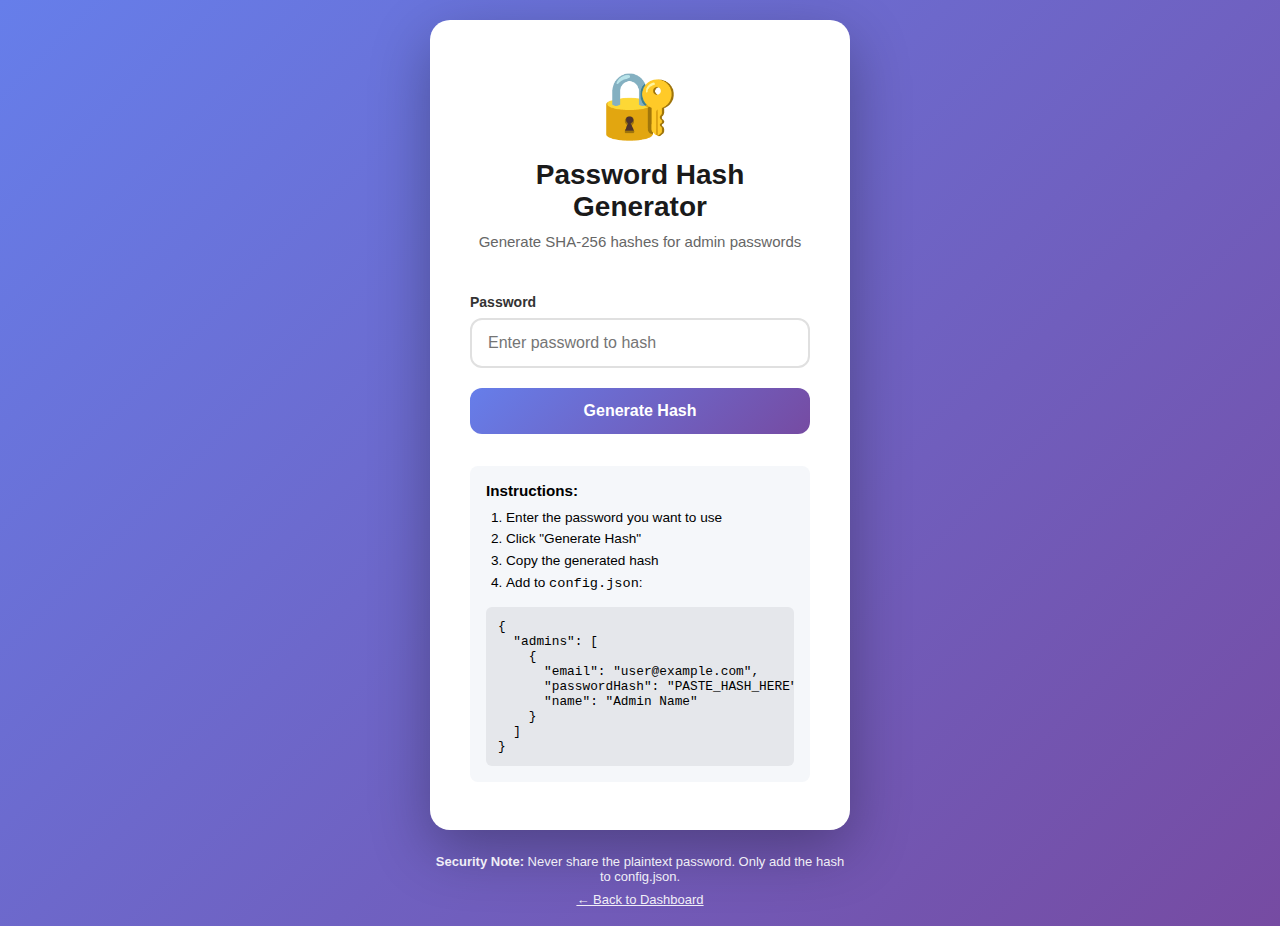
<file: hash-generator.html>
<!DOCTYPE html>
<html lang="it">

<head>
    <meta charset="UTF-8">
    <meta name="viewport" content="width=device-width, initial-scale=1.0">
    <title>Password Hash Generator - RM Volley</title>
    <link rel="stylesheet" href="auth.css">
</head>

<body>
    <div class="login-container">
        <div class="login-card">
            <div class="login-header">
                <div class="logo">🔐</div>
                <h1>Password Hash Generator</h1>
                <p>Generate SHA-256 hashes for admin passwords</p>
            </div>

            <div class="login-form">
                <div class="form-group">
                    <label for="password">Password</label>
                    <input type="text" id="password" placeholder="Enter password to hash" class="form-input">
                </div>

                <button id="generateBtn" class="primary-button">
                    <span>Generate Hash</span>
                </button>

                <div id="resultSection" style="display: none;">
                    <div class="form-group">
                        <label for="hash">SHA-256 Hash</label>
                        <textarea id="hash" readonly class="form-input"
                            style="font-family: monospace; font-size: 13px; min-height: 80px;"></textarea>
                    </div>

                    <button id="copyBtn" class="primary-button" style="background: #10b981;">
                        <span>📋 Copy to Clipboard</span>
                    </button>
                </div>

                <div id="successMessage" class="loading-message"
                    style="display: none; background: #d1fae5; border-color: #10b981; color: #047857;">
                    <span>✅ Hash copied to clipboard!</span>
                </div>
            </div>

            <div style="margin-top: 2rem; padding: 1rem; background: #f5f7fa; border-radius: 8px; font-size: 0.85rem;">
                <h3 style="margin-bottom: 0.5rem; font-size: 0.95rem;">Instructions:</h3>
                <ol style="margin-left: 1.25rem; line-height: 1.6;">
                    <li>Enter the password you want to use</li>
                    <li>Click "Generate Hash"</li>
                    <li>Copy the generated hash</li>
                    <li>Add to <code>config.json</code>:</li>
                </ol>
                <pre
                    style="background: #e5e7eb; padding: 0.75rem; border-radius: 6px; overflow-x: auto; margin-top: 0.75rem; font-size: 0.8rem;">{
  "admins": [
    {
      "email": "user@example.com",
      "passwordHash": "PASTE_HASH_HERE",
      "name": "Admin Name"
    }
  ]
}</pre>
            </div>
        </div>

        <div class="login-footer">
            <p><strong>Security Note:</strong> Never share the plaintext password. Only add the hash to config.json.</p>
            <a href="index.html"
                style="color: white; margin-top: 0.5rem; display: inline-block; text-decoration: underline;">← Back to
                Dashboard</a>
        </div>
    </div>

    <script>
        const passwordInput = document.getElementById('password');
        const hashOutput = document.getElementById('hash');
        const generateBtn = document.getElementById('generateBtn');
        const copyBtn = document.getElementById('copyBtn');
        const resultSection = document.getElementById('resultSection');
        const successMessage = document.getElementById('successMessage');

        async function hashPassword(password) {
            const msgUint8 = new TextEncoder().encode(password);
            const hashBuffer = await crypto.subtle.digest('SHA-256', msgUint8);
            const hashArray = Array.from(new Uint8Array(hashBuffer));
            const hashHex = hashArray.map(b => b.toString(16).padStart(2, '0')).join('');
            return hashHex;
        }

        generateBtn.addEventListener('click', async () => {
            const password = passwordInput.value;

            if (!password) {
                alert('Please enter a password');
                return;
            }

            const hash = await hashPassword(password);
            hashOutput.value = hash;
            resultSection.style.display = 'block';
            successMessage.style.display = 'none';
        });

        copyBtn.addEventListener('click', () => {
            hashOutput.select();
            navigator.clipboard.writeText(hashOutput.value);

            successMessage.style.display = 'flex';
            setTimeout(() => {
                successMessage.style.display = 'none';
            }, 3000);
        });

        // Auto-generate on Enter key
        passwordInput.addEventListener('keypress', (e) => {
            if (e.key === 'Enter') {
                generateBtn.click();
            }
        });
    </script>
</body>

</html>
</file>
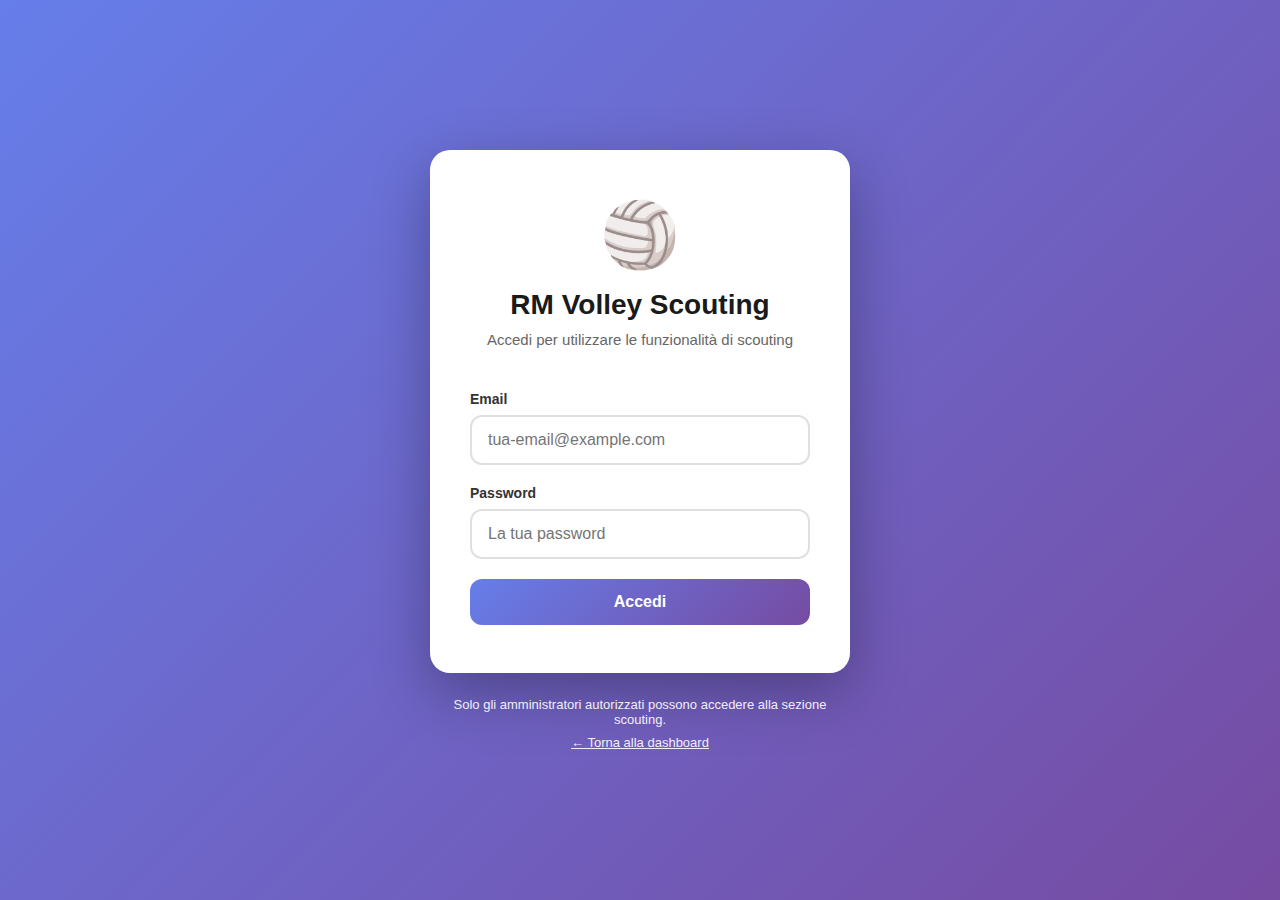
<file: login.html>
<!DOCTYPE html>
<html lang="it">

<head>
    <meta charset="UTF-8">
    <meta name="viewport" content="width=device-width, initial-scale=1.0">
    <title>Login - RM Volley Scouting</title>
    <link rel="stylesheet" href="auth.css">
</head>

<body>
    <div class="login-container">
        <div class="login-card">
            <div class="login-header">
                <div class="logo">🏐</div>
                <h1>RM Volley Scouting</h1>
                <p>Accedi per utilizzare le funzionalità di scouting</p>
            </div>

            <form id="loginForm" class="login-form">
                <div class="form-group">
                    <label for="email">Email</label>
                    <input type="email" id="email" name="email" required placeholder="tua-email@example.com"
                        autocomplete="email" class="form-input">
                </div>

                <div class="form-group">
                    <label for="password">Password</label>
                    <input type="password" id="password" name="password" required placeholder="La tua password"
                        autocomplete="current-password" class="form-input">
                </div>

                <button type="submit" class="auth-button primary-button">
                    <span>Accedi</span>
                </button>
            </form>

            <div id="errorMessage" class="error-message" style="display: none;"></div>
            <div id="loadingMessage" class="loading-message" style="display: none;">
                <div class="spinner"></div>
                <span>Accesso in corso...</span>
            </div>
        </div>

        <div class="login-footer">
            <p>Solo gli amministratori autorizzati possono accedere alla sezione scouting.</p>
            <a href="index.html"
                style="color: white; margin-top: 0.5rem; display: inline-block; text-decoration: underline;">← Torna
                alla dashboard</a>
        </div>
    </div>

    <script type="module">
        import { signIn } from './auth-simple.js';

        const form = document.getElementById('loginForm');
        const errorMsg = document.getElementById('errorMessage');
        const loadingMsg = document.getElementById('loadingMessage');

        form.addEventListener('submit', async (e) => {
            e.preventDefault();

            const email = document.getElementById('email').value;
            const password = document.getElementById('password').value;

            showLoading();

            const result = await signIn(email, password);

            hideLoading();

            if (result.success) {
                // Redirect based on role
                if (result.user.role === 'socialmediamanager') {
                    window.location.href = 'social.html';
                } else {
                    window.location.href = 'scout.html';
                }
            } else {
                showError(result.error);
            }
        });

        function showError(message) {
            errorMsg.textContent = message;
            errorMsg.style.display = 'block';
        }

        function showLoading() {
            loadingMsg.style.display = 'flex';
            form.querySelector('button').disabled = true;
            errorMsg.style.display = 'none';
        }

        function hideLoading() {
            loadingMsg.style.display = 'none';
            form.querySelector('button').disabled = false;
        }
    </script>
</body>

</html>
</file>
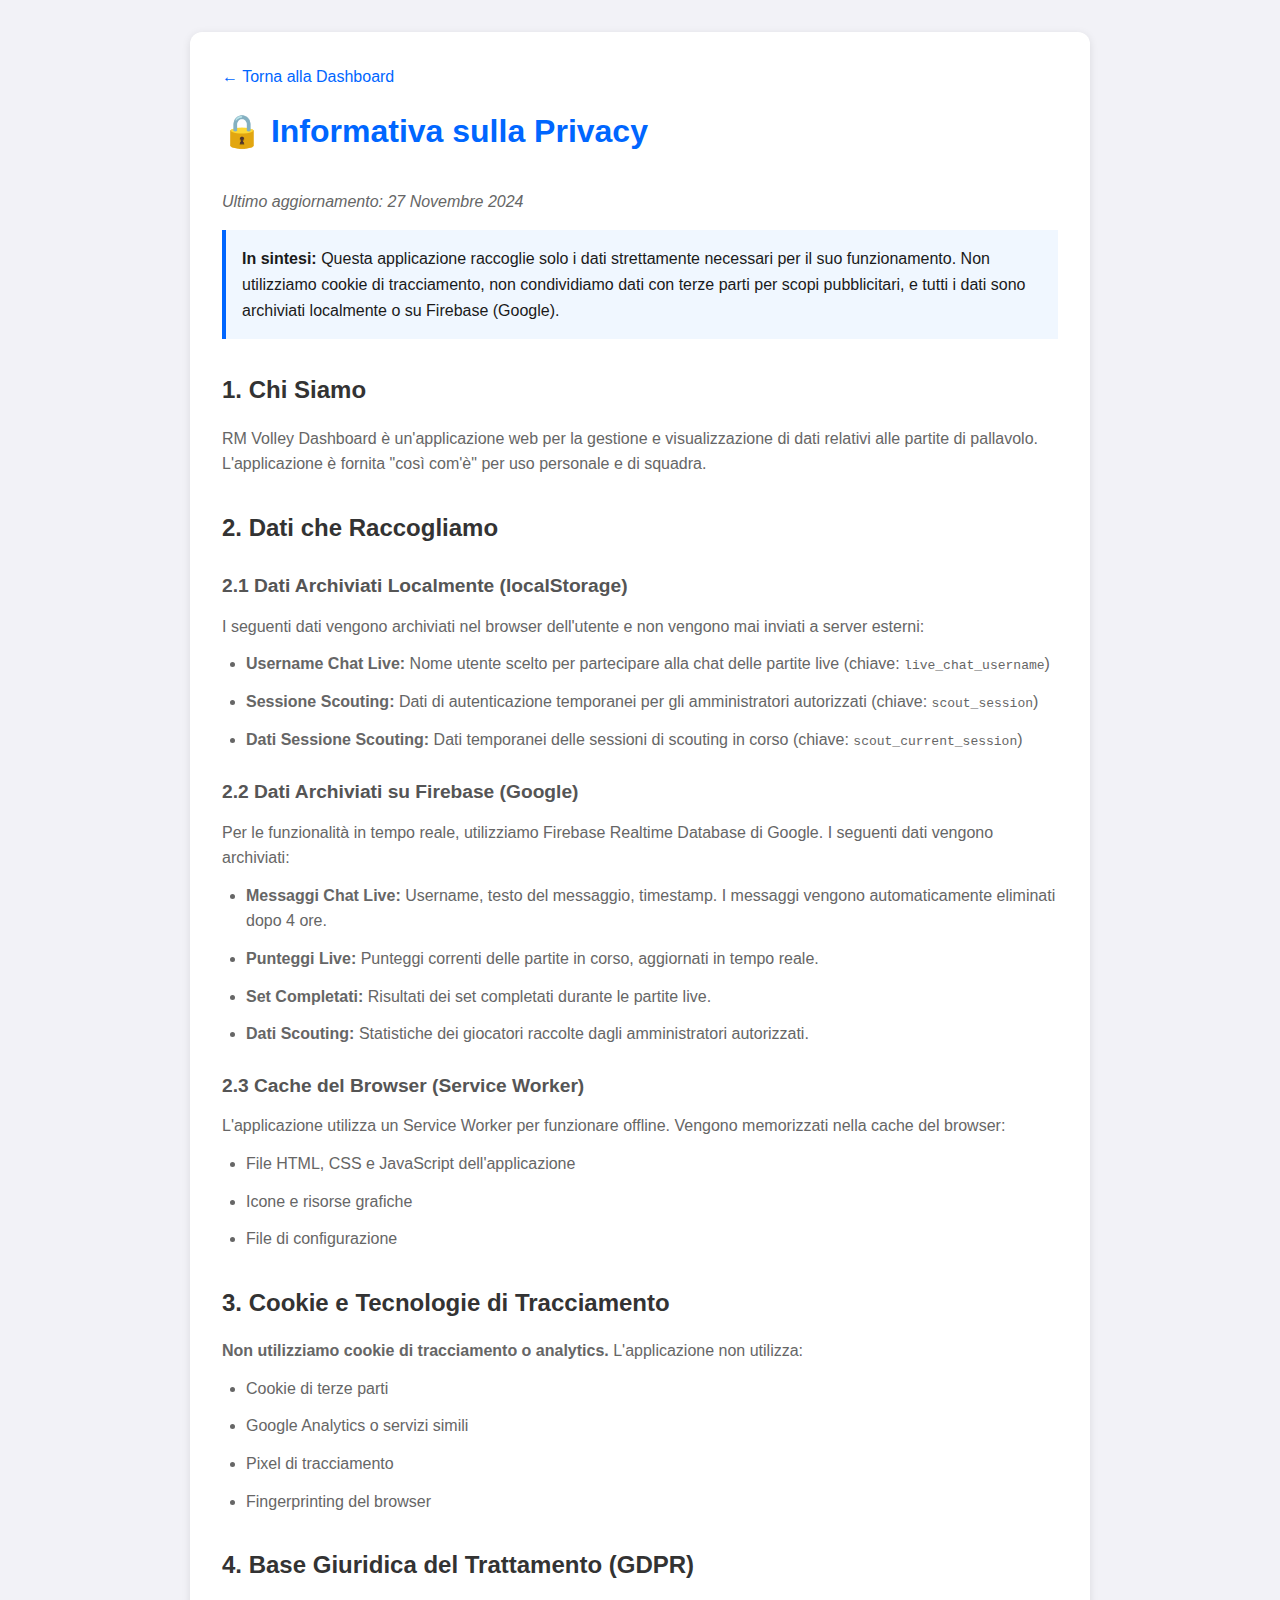
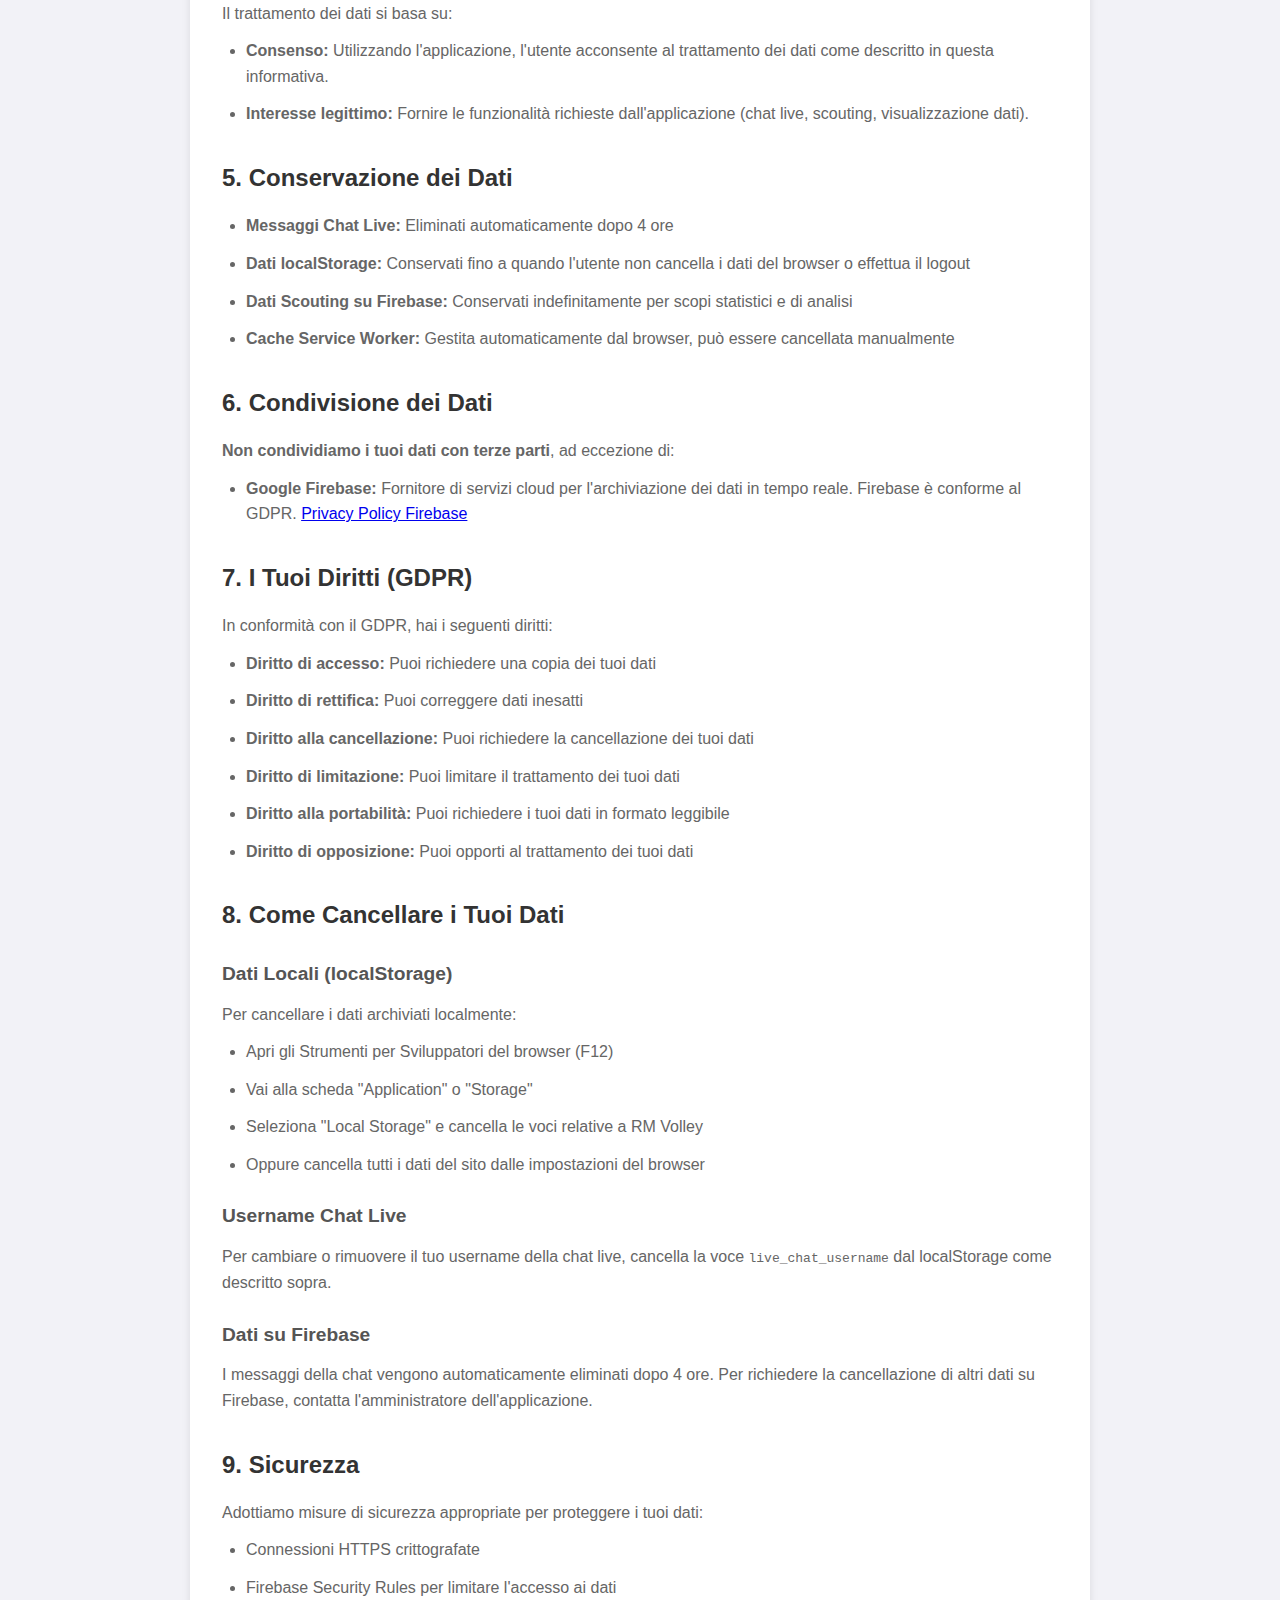
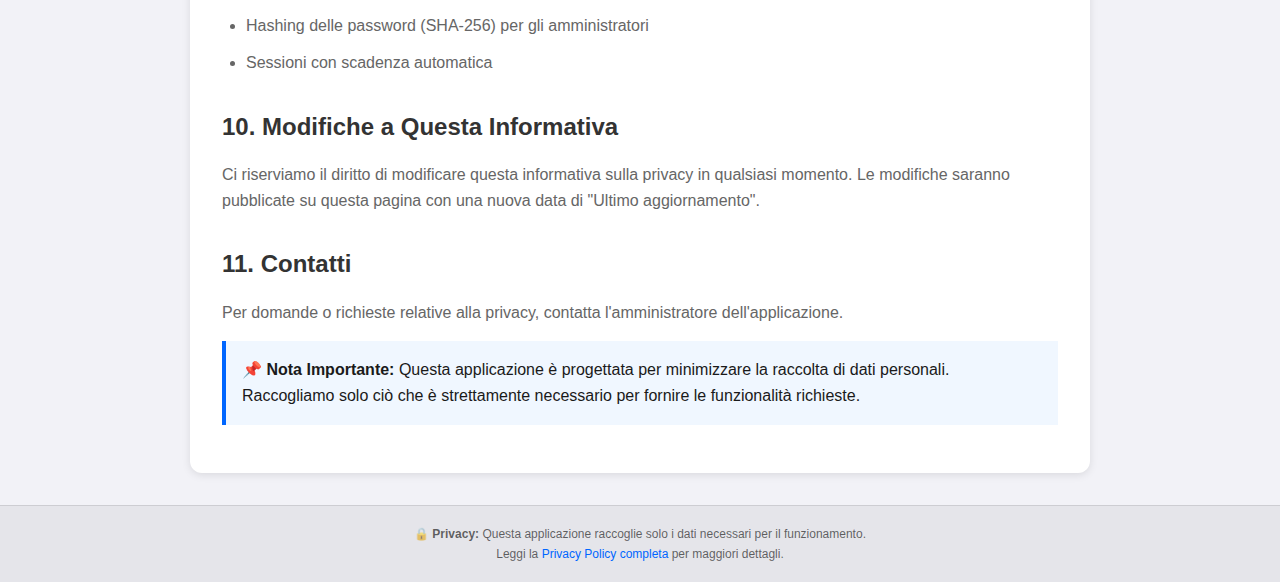
<file: privacy.html>
<!DOCTYPE html>
<html lang="it">

<head>
    <meta charset="UTF-8">
    <meta name="viewport" content="width=device-width, initial-scale=1.0">
    <title>Privacy Policy - RM Volley</title>
    <link rel="stylesheet" href="styles.css">
    <link rel="stylesheet" href="privacy-footer.css">
    <style>
        .privacy-container {
            max-width: 900px;
            margin: 2rem auto;
            padding: 2rem;
            background: white;
            border-radius: 12px;
            box-shadow: 0 2px 8px rgba(0, 0, 0, 0.1);
        }

        .privacy-container h1 {
            color: #0066FF;
            margin-bottom: 1rem;
        }

        .privacy-container h2 {
            color: #333;
            margin-top: 2rem;
            margin-bottom: 1rem;
            font-size: 1.5rem;
        }

        .privacy-container h3 {
            color: #555;
            margin-top: 1.5rem;
            margin-bottom: 0.75rem;
            font-size: 1.2rem;
        }

        .privacy-container p,
        .privacy-container li {
            line-height: 1.6;
            color: #666;
            margin-bottom: 0.75rem;
        }

        .privacy-container ul {
            margin-left: 1.5rem;
        }

        .privacy-container .highlight {
            background: #f0f7ff;
            padding: 1rem;
            border-left: 4px solid #0066FF;
            margin: 1rem 0;
        }

        .back-link {
            display: inline-block;
            margin-bottom: 1rem;
            color: #0066FF;
            text-decoration: none;
        }

        .back-link:hover {
            text-decoration: underline;
        }

        .last-updated {
            font-style: italic;
            color: #999;
            margin-top: 2rem;
        }

        @media (max-width: 768px) {
            .privacy-container {
                margin: 1rem;
                padding: 1.5rem;
            }
        }

        @media (prefers-color-scheme: dark) {
            .privacy-container {
                background: #1a1a1a;
                color: #e0e0e0;
            }

            .privacy-container h1 {
                color: #4d9fff;
            }

            .privacy-container h2,
            .privacy-container h3 {
                color: #e0e0e0;
            }

            .privacy-container p,
            .privacy-container li {
                color: #b0b0b0;
            }

            .privacy-container .highlight {
                background: #2a2a2a;
                border-left-color: #4d9fff;
            }
        }
    </style>
</head>

<body>
    <div class="privacy-container">
        <a href="index.html" class="back-link">← Torna alla Dashboard</a>

        <h1>🔒 Informativa sulla Privacy</h1>
        <p class="last-updated">Ultimo aggiornamento: 27 Novembre 2024</p>

        <div class="highlight">
            <strong>In sintesi:</strong> Questa applicazione raccoglie solo i dati strettamente necessari per il suo
            funzionamento. Non utilizziamo cookie di tracciamento, non condividiamo dati con terze parti per scopi
            pubblicitari, e tutti i dati sono archiviati localmente o su Firebase (Google).
        </div>

        <h2>1. Chi Siamo</h2>
        <p>RM Volley Dashboard è un'applicazione web per la gestione e visualizzazione di dati relativi alle partite di
            pallavolo. L'applicazione è fornita "così com'è" per uso personale e di squadra.</p>

        <h2>2. Dati che Raccogliamo</h2>

        <h3>2.1 Dati Archiviati Localmente (localStorage)</h3>
        <p>I seguenti dati vengono archiviati nel browser dell'utente e non vengono mai inviati a server esterni:</p>
        <ul>
            <li><strong>Username Chat Live:</strong> Nome utente scelto per partecipare alla chat delle partite live
                (chiave: <code>live_chat_username</code>)</li>
            <li><strong>Sessione Scouting:</strong> Dati di autenticazione temporanei per gli amministratori autorizzati
                (chiave: <code>scout_session</code>)</li>
            <li><strong>Dati Sessione Scouting:</strong> Dati temporanei delle sessioni di scouting in corso (chiave:
                <code>scout_current_session</code>)
            </li>
        </ul>

        <h3>2.2 Dati Archiviati su Firebase (Google)</h3>
        <p>Per le funzionalità in tempo reale, utilizziamo Firebase Realtime Database di Google. I seguenti dati vengono
            archiviati:</p>
        <ul>
            <li><strong>Messaggi Chat Live:</strong> Username, testo del messaggio, timestamp. I messaggi vengono
                automaticamente eliminati dopo 4 ore.</li>
            <li><strong>Punteggi Live:</strong> Punteggi correnti delle partite in corso, aggiornati in tempo reale.
            </li>
            <li><strong>Set Completati:</strong> Risultati dei set completati durante le partite live.</li>
            <li><strong>Dati Scouting:</strong> Statistiche dei giocatori raccolte dagli amministratori autorizzati.
            </li>
        </ul>

        <h3>2.3 Cache del Browser (Service Worker)</h3>
        <p>L'applicazione utilizza un Service Worker per funzionare offline. Vengono memorizzati nella cache del
            browser:
        </p>
        <ul>
            <li>File HTML, CSS e JavaScript dell'applicazione</li>
            <li>Icone e risorse grafiche</li>
            <li>File di configurazione</li>
        </ul>

        <h2>3. Cookie e Tecnologie di Tracciamento</h2>
        <p><strong>Non utilizziamo cookie di tracciamento o analytics.</strong> L'applicazione non utilizza:</p>
        <ul>
            <li>Cookie di terze parti</li>
            <li>Google Analytics o servizi simili</li>
            <li>Pixel di tracciamento</li>
            <li>Fingerprinting del browser</li>
        </ul>

        <h2>4. Base Giuridica del Trattamento (GDPR)</h2>
        <p>Il trattamento dei dati si basa su:</p>
        <ul>
            <li><strong>Consenso:</strong> Utilizzando l'applicazione, l'utente acconsente al trattamento dei dati come
                descritto in questa informativa.</li>
            <li><strong>Interesse legittimo:</strong> Fornire le funzionalità richieste dall'applicazione (chat live,
                scouting, visualizzazione dati).</li>
        </ul>

        <h2>5. Conservazione dei Dati</h2>
        <ul>
            <li><strong>Messaggi Chat Live:</strong> Eliminati automaticamente dopo 4 ore</li>
            <li><strong>Dati localStorage:</strong> Conservati fino a quando l'utente non cancella i dati del browser o
                effettua il logout</li>
            <li><strong>Dati Scouting su Firebase:</strong> Conservati indefinitamente per scopi statistici e di analisi
            </li>
            <li><strong>Cache Service Worker:</strong> Gestita automaticamente dal browser, può essere cancellata
                manualmente</li>
        </ul>

        <h2>6. Condivisione dei Dati</h2>
        <p><strong>Non condividiamo i tuoi dati con terze parti</strong>, ad eccezione di:</p>
        <ul>
            <li><strong>Google Firebase:</strong> Fornitore di servizi cloud per l'archiviazione dei dati in tempo
                reale.
                Firebase è conforme al GDPR. <a href="https://firebase.google.com/support/privacy"
                    target="_blank">Privacy Policy Firebase</a></li>
        </ul>

        <h2>7. I Tuoi Diritti (GDPR)</h2>
        <p>In conformità con il GDPR, hai i seguenti diritti:</p>
        <ul>
            <li><strong>Diritto di accesso:</strong> Puoi richiedere una copia dei tuoi dati</li>
            <li><strong>Diritto di rettifica:</strong> Puoi correggere dati inesatti</li>
            <li><strong>Diritto alla cancellazione:</strong> Puoi richiedere la cancellazione dei tuoi dati</li>
            <li><strong>Diritto di limitazione:</strong> Puoi limitare il trattamento dei tuoi dati</li>
            <li><strong>Diritto alla portabilità:</strong> Puoi richiedere i tuoi dati in formato leggibile</li>
            <li><strong>Diritto di opposizione:</strong> Puoi opporti al trattamento dei tuoi dati</li>
        </ul>

        <h2>8. Come Cancellare i Tuoi Dati</h2>

        <h3>Dati Locali (localStorage)</h3>
        <p>Per cancellare i dati archiviati localmente:</p>
        <ul>
            <li>Apri gli Strumenti per Sviluppatori del browser (F12)</li>
            <li>Vai alla scheda "Application" o "Storage"</li>
            <li>Seleziona "Local Storage" e cancella le voci relative a RM Volley</li>
            <li>Oppure cancella tutti i dati del sito dalle impostazioni del browser</li>
        </ul>

        <h3>Username Chat Live</h3>
        <p>Per cambiare o rimuovere il tuo username della chat live, cancella la voce <code>live_chat_username</code>
            dal
            localStorage come descritto sopra.</p>

        <h3>Dati su Firebase</h3>
        <p>I messaggi della chat vengono automaticamente eliminati dopo 4 ore. Per richiedere la cancellazione di altri
            dati su Firebase, contatta l'amministratore dell'applicazione.</p>

        <h2>9. Sicurezza</h2>
        <p>Adottiamo misure di sicurezza appropriate per proteggere i tuoi dati:</p>
        <ul>
            <li>Connessioni HTTPS crittografate</li>
            <li>Firebase Security Rules per limitare l'accesso ai dati</li>
            <li>Hashing delle password (SHA-256) per gli amministratori</li>
            <li>Sessioni con scadenza automatica</li>
        </ul>

        <h2>10. Modifiche a Questa Informativa</h2>
        <p>Ci riserviamo il diritto di modificare questa informativa sulla privacy in qualsiasi momento. Le modifiche
            saranno pubblicate su questa pagina con una nuova data di "Ultimo aggiornamento".</p>

        <h2>11. Contatti</h2>
        <p>Per domande o richieste relative alla privacy, contatta l'amministratore dell'applicazione.</p>

        <div class="highlight">
            <strong>📌 Nota Importante:</strong> Questa applicazione è progettata per minimizzare la raccolta di dati
            personali. Raccogliamo solo ciò che è strettamente necessario per fornire le funzionalità richieste.
        </div>
    </div>

    <!-- Privacy Disclaimer Footer -->
    <footer class="privacy-footer">
        <p><strong>🔒 Privacy:</strong> Questa applicazione raccoglie solo i dati necessari per il funzionamento.</p>
        <p>Leggi la <a href="privacy.html">Privacy Policy completa</a> per maggiori dettagli.</p>
    </footer>
</body>

</html>
</file>
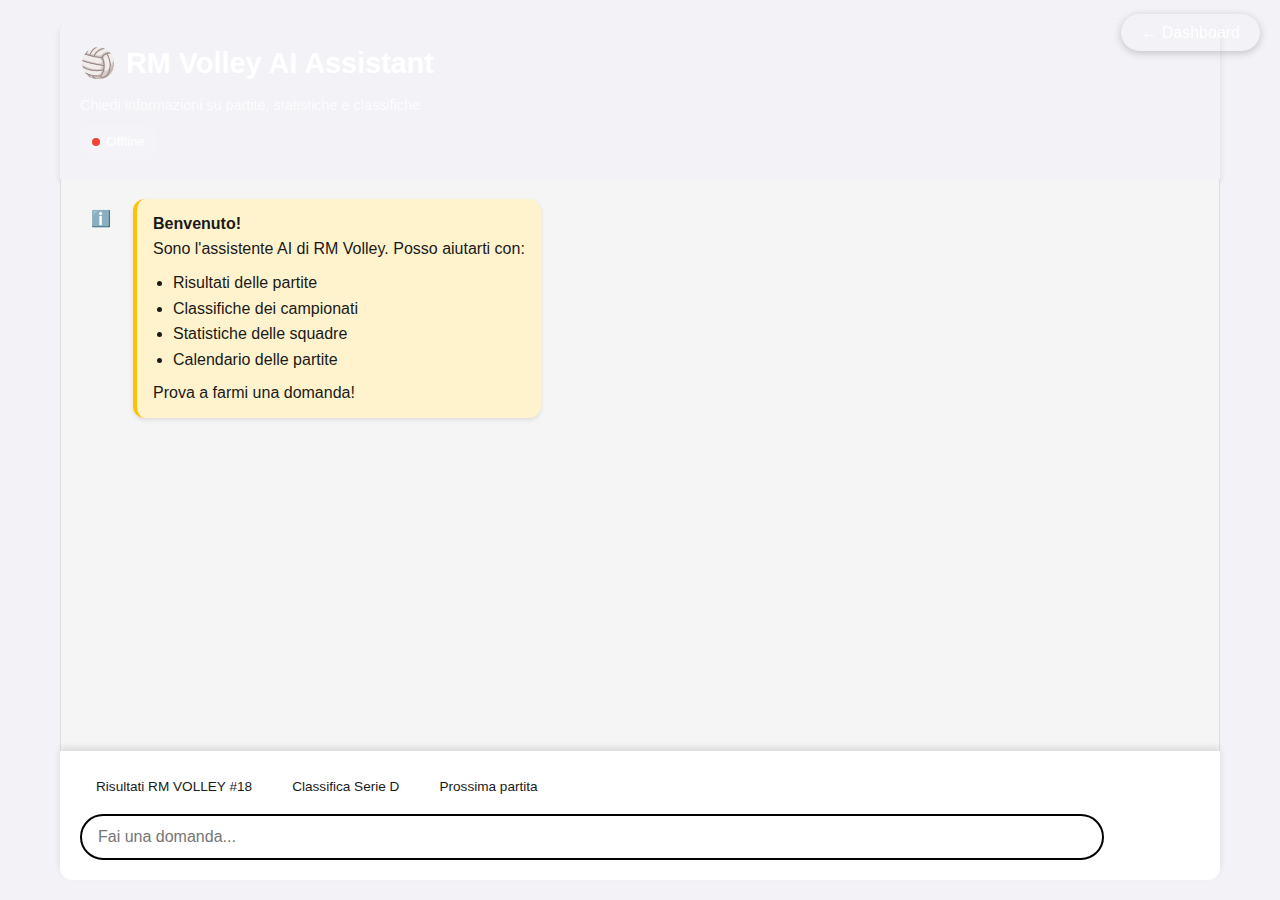
<file: rag-chat.html>
<!DOCTYPE html>
<html lang="it">
<head>
    <meta charset="UTF-8">
    <meta name="viewport" content="width=device-width, initial-scale=1.0">
    <title>RM Volley - AI Assistant</title>
    <link rel="icon" type="image/png" href="media/rmlogo.png">

    <!-- PWA Support -->
    <link rel="manifest" href="manifest.json">
    <meta name="theme-color" content="#1a237e">
    <meta name="apple-mobile-web-app-capable" content="yes">
    <meta name="apple-mobile-web-app-status-bar-style" content="black-translucent">

    <!-- Styles -->
    <link rel="stylesheet" href="styles.css">
    <style>
        .chat-container {
            max-width: 1200px;
            margin: 0 auto;
            padding: 20px;
            height: 100vh;
            display: flex;
            flex-direction: column;
        }

        .chat-header {
            background: linear-gradient(135deg, var(--primary-color), var(--secondary-color));
            color: white;
            padding: 20px;
            border-radius: 12px 12px 0 0;
            box-shadow: 0 4px 6px rgba(0,0,0,0.1);
        }

        .chat-header h1 {
            margin: 0;
            font-size: 1.8em;
            display: flex;
            align-items: center;
            gap: 10px;
        }

        .chat-header p {
            margin: 8px 0 0 0;
            opacity: 0.9;
            font-size: 0.9em;
        }

        .chat-messages {
            flex: 1;
            overflow-y: auto;
            padding: 20px;
            background: #f5f5f5;
            border-left: 1px solid #ddd;
            border-right: 1px solid #ddd;
            scroll-behavior: smooth;
        }

        .message {
            margin-bottom: 16px;
            display: flex;
            gap: 12px;
            animation: messageSlideIn 0.3s ease-out;
        }

        @keyframes messageSlideIn {
            from {
                opacity: 0;
                transform: translateY(10px);
            }
            to {
                opacity: 1;
                transform: translateY(0);
            }
        }

        .message.user {
            flex-direction: row-reverse;
        }

        .message-avatar {
            width: 40px;
            height: 40px;
            border-radius: 50%;
            background: var(--primary-color);
            color: white;
            display: flex;
            align-items: center;
            justify-content: center;
            font-weight: bold;
            flex-shrink: 0;
        }

        .message.user .message-avatar {
            background: var(--secondary-color);
        }

        .message-content {
            max-width: 70%;
            padding: 12px 16px;
            border-radius: 12px;
            background: white;
            box-shadow: 0 2px 4px rgba(0,0,0,0.1);
            line-height: 1.6;
        }

        .message.user .message-content {
            background: var(--secondary-color);
            color: white;
        }

        .message.system .message-content {
            background: #fff3cd;
            border-left: 4px solid #ffc107;
        }

        .message.error .message-content {
            background: #f8d7da;
            border-left: 4px solid #dc3545;
        }

        .message-content.loading {
            background: #e3f2fd;
        }

        .loading-dots {
            display: inline-flex;
            gap: 4px;
        }

        .loading-dots span {
            width: 8px;
            height: 8px;
            border-radius: 50%;
            background: var(--primary-color);
            animation: loadingBounce 1.4s infinite ease-in-out;
        }

        .loading-dots span:nth-child(1) { animation-delay: -0.32s; }
        .loading-dots span:nth-child(2) { animation-delay: -0.16s; }

        @keyframes loadingBounce {
            0%, 80%, 100% { transform: scale(0); }
            40% { transform: scale(1); }
        }

        .sources {
            margin-top: 12px;
            padding: 12px;
            background: #f8f9fa;
            border-radius: 8px;
            font-size: 0.85em;
        }

        .sources-title {
            font-weight: bold;
            margin-bottom: 8px;
            color: var(--primary-color);
        }

        .source-item {
            margin: 4px 0;
            padding: 6px 10px;
            background: white;
            border-radius: 4px;
            border-left: 3px solid var(--primary-color);
        }

        .chat-input-container {
            background: white;
            padding: 20px;
            border-radius: 0 0 12px 12px;
            box-shadow: 0 -4px 6px rgba(0,0,0,0.1);
        }

        .chat-input-wrapper {
            display: flex;
            gap: 12px;
            align-items: flex-end;
        }

        .chat-input {
            flex: 1;
            padding: 12px 16px;
            border: 2px solid #ddd;
            border-radius: 24px;
            font-size: 1em;
            resize: none;
            font-family: inherit;
            max-height: 120px;
            transition: border-color 0.2s;
        }

        .chat-input:focus {
            outline: none;
            border-color: var(--primary-color);
        }

        .send-button {
            padding: 12px 24px;
            background: var(--primary-color);
            color: white;
            border: none;
            border-radius: 24px;
            font-size: 1em;
            font-weight: bold;
            cursor: pointer;
            transition: all 0.2s;
            white-space: nowrap;
        }

        .send-button:hover:not(:disabled) {
            background: var(--secondary-color);
            transform: translateY(-2px);
            box-shadow: 0 4px 8px rgba(0,0,0,0.2);
        }

        .send-button:disabled {
            opacity: 0.5;
            cursor: not-allowed;
        }

        .quick-questions {
            display: flex;
            gap: 8px;
            flex-wrap: wrap;
            margin-bottom: 12px;
        }

        .quick-question-btn {
            padding: 8px 16px;
            background: white;
            border: 2px solid var(--primary-color);
            color: var(--primary-color);
            border-radius: 20px;
            font-size: 0.85em;
            cursor: pointer;
            transition: all 0.2s;
        }

        .quick-question-btn:hover {
            background: var(--primary-color);
            color: white;
        }

        .status-indicator {
            display: inline-flex;
            align-items: center;
            gap: 6px;
            padding: 6px 12px;
            background: rgba(255,255,255,0.2);
            border-radius: 12px;
            font-size: 0.85em;
            margin-top: 8px;
        }

        .status-dot {
            width: 8px;
            height: 8px;
            border-radius: 50%;
            background: #4caf50;
        }

        .status-dot.disconnected {
            background: #f44336;
        }

        @media (max-width: 768px) {
            .message-content {
                max-width: 85%;
            }

            .quick-questions {
                flex-direction: column;
            }

            .quick-question-btn {
                width: 100%;
            }
        }
    </style>
</head>
<body>
    <div class="chat-container">
        <div class="chat-header">
            <h1>
                <span>🏐</span>
                <span>RM Volley AI Assistant</span>
            </h1>
            <p>Chiedi informazioni su partite, statistiche e classifiche</p>
            <div class="status-indicator">
                <span class="status-dot" id="status-dot"></span>
                <span id="status-text">Connessione in corso...</span>
            </div>
        </div>

        <div class="chat-messages" id="chat-messages">
            <!-- Welcome message -->
            <div class="message system">
                <div class="message-avatar">ℹ️</div>
                <div class="message-content">
                    <strong>Benvenuto!</strong><br>
                    Sono l'assistente AI di RM Volley. Posso aiutarti con:
                    <ul style="margin: 8px 0; padding-left: 20px;">
                        <li>Risultati delle partite</li>
                        <li>Classifiche dei campionati</li>
                        <li>Statistiche delle squadre</li>
                        <li>Calendario delle partite</li>
                    </ul>
                    Prova a farmi una domanda!
                </div>
            </div>
        </div>

        <div class="chat-input-container">
            <div class="quick-questions" id="quick-questions">
                <button class="quick-question-btn" onclick="askQuickQuestion('Come ha giocato RM VOLLEY #18 recentemente?')">
                    Risultati RM VOLLEY #18
                </button>
                <button class="quick-question-btn" onclick="askQuickQuestion('Qual è la classifica della Serie D Femminile?')">
                    Classifica Serie D
                </button>
                <button class="quick-question-btn" onclick="askQuickQuestion('Quando è la prossima partita?')">
                    Prossima partita
                </button>
            </div>

            <div class="chat-input-wrapper">
                <textarea
                    id="question-input"
                    class="chat-input"
                    placeholder="Fai una domanda..."
                    rows="1"
                    onkeydown="handleKeyDown(event)"
                ></textarea>
                <button class="send-button" onclick="askQuestion()" id="send-button">
                    Invia
                </button>
            </div>
        </div>
    </div>

    <!-- Link back to dashboard -->
    <div style="position: fixed; top: 20px; right: 20px;">
        <a href="index.html" style="color: white; background: var(--primary-color); padding: 10px 20px; border-radius: 20px; text-decoration: none; box-shadow: 0 2px 8px rgba(0,0,0,0.2);">
            ← Dashboard
        </a>
    </div>

    <script src="rag-chat.js"></script>
</body>
</html>
</file>
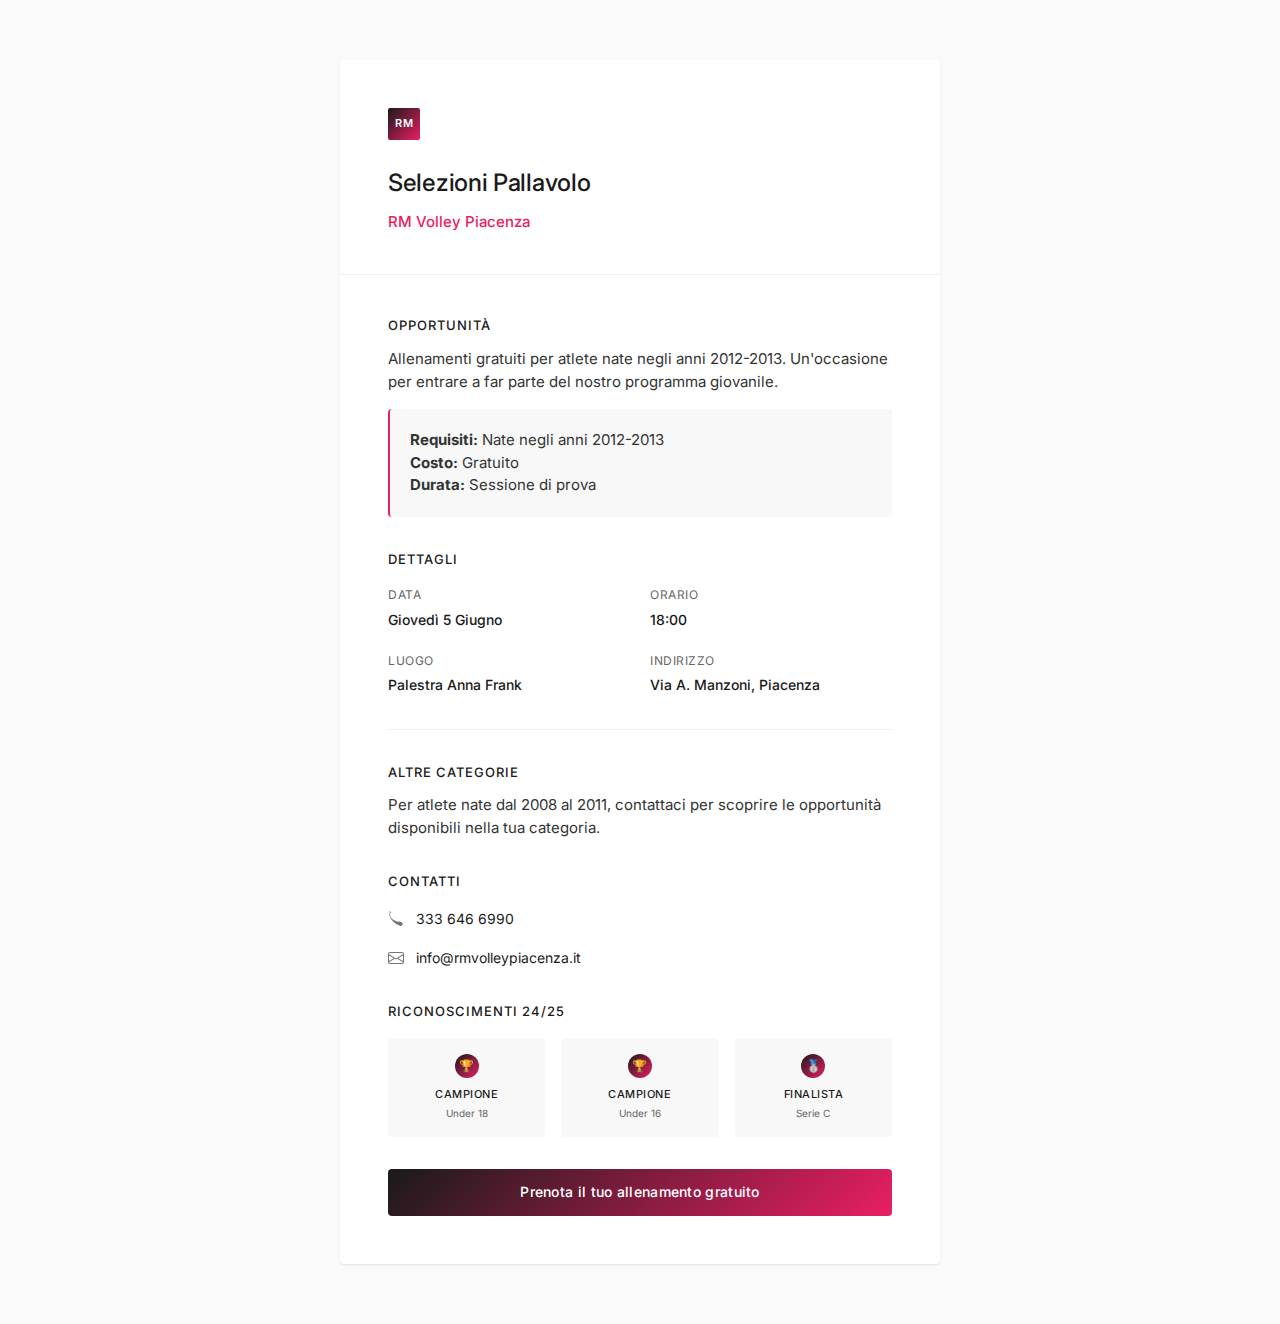
<file: remixed-e2133d5c.html>
<!DOCTYPE html>
<html lang="it">
<head>
    <meta charset="UTF-8">
    <meta name="viewport" content="width=device-width, initial-scale=1.0">
    <title>RM Volley Piacenza - Selezioni</title>
    <style>
        @import url('https://fonts.googleapis.com/css2?family=Inter:wght@300;400;500;600&display=swap');
        
        * {
            margin: 0;
            padding: 0;
            box-sizing: border-box;
        }
        
        body {
            font-family: 'Inter', -apple-system, BlinkMacSystemFont, sans-serif;
            font-weight: 400;
            line-height: 1.6;
            color: #1a1a1a;
            background: #fafafa;
            -webkit-font-smoothing: antialiased;
            -moz-osx-font-smoothing: grayscale;
        }
        
        .container {
            max-width: 600px;
            margin: 60px auto;
            background: white;
            border-radius: 4px;
            box-shadow: 0 1px 3px rgba(0, 0, 0, 0.04), 0 1px 2px rgba(0, 0, 0, 0.06);
            overflow: hidden;
        }
        
        .header {
            padding: 48px 48px 40px;
            border-bottom: 1px solid #f1f1f1;
        }
        
        .logo {
            width: 32px;
            height: 32px;
            background: linear-gradient(135deg, #1a1a1a 0%, #e91e63 100%);
            border-radius: 2px;
            display: flex;
            align-items: center;
            justify-content: center;
            margin-bottom: 24px;
        }
        
        .logo-text {
            color: white;
            font-size: 11px;
            font-weight: 600;
            letter-spacing: 0.5px;
        }
        
        .title {
            font-size: 24px;
            font-weight: 500;
            color: #1a1a1a;
            margin-bottom: 8px;
            letter-spacing: -0.3px;
        }
        
        .subtitle {
            font-size: 15px;
            color: #e91e63;
            font-weight: 500;
        }
        
        .content {
            padding: 40px 48px 48px;
        }
        
        .section {
            margin-bottom: 32px;
        }
        
        .section:last-child {
            margin-bottom: 0;
        }
        
        .section-title {
            font-size: 13px;
            font-weight: 500;
            color: #1a1a1a;
            text-transform: uppercase;
            letter-spacing: 1px;
            margin-bottom: 12px;
        }
        
        .section-content {
            font-size: 15px;
            color: #333;
            line-height: 1.5;
        }
        
        .highlight {
            background: #f8f8f8;
            padding: 20px;
            border-radius: 4px;
            border-left: 2px solid #e91e63;
            margin: 16px 0;
        }
        
        .event-grid {
            display: grid;
            grid-template-columns: 1fr 1fr;
            gap: 20px;
            margin-top: 16px;
        }
        
        .event-item {
            font-size: 14px;
        }
        
        .event-label {
            color: #666;
            font-size: 12px;
            text-transform: uppercase;
            letter-spacing: 0.5px;
            margin-bottom: 4px;
        }
        
        .event-value {
            color: #1a1a1a;
            font-weight: 500;
        }
        
        .contact-grid {
            display: grid;
            grid-template-columns: 1fr;
            gap: 16px;
            margin-top: 16px;
        }
        
        .contact-item {
            display: flex;
            align-items: center;
            gap: 12px;
            font-size: 14px;
        }
        
        .contact-icon {
            width: 16px;
            height: 16px;
            opacity: 0.6;
        }
        
        .achievements {
            display: grid;
            grid-template-columns: repeat(3, 1fr);
            gap: 16px;
            margin-top: 16px;
        }
        
        .achievement {
            text-align: center;
            padding: 16px 12px;
            background: #f8f8f8;
            border-radius: 4px;
        }
        
        .achievement-icon {
            width: 24px;
            height: 24px;
            margin: 0 auto 8px;
            background: linear-gradient(135deg, #1a1a1a 0%, #e91e63 100%);
            border-radius: 50%;
            display: flex;
            align-items: center;
            justify-content: center;
            font-size: 12px;
            color: white;
        }
        
        .achievement-title {
            font-size: 11px;
            font-weight: 500;
            color: #1a1a1a;
            text-transform: uppercase;
            letter-spacing: 0.5px;
            margin-bottom: 2px;
        }
        
        .achievement-subtitle {
            font-size: 10px;
            color: #666;
        }
        
        .divider {
            height: 1px;
            background: #f1f1f1;
            margin: 32px 0;
        }
        
        .cta {
            background: linear-gradient(135deg, #1a1a1a 0%, #e91e63 100%);
            color: white;
            padding: 12px 20px;
            border-radius: 4px;
            font-size: 14px;
            font-weight: 500;
            text-align: center;
            margin-top: 24px;
            letter-spacing: 0.3px;
            transition: opacity 0.2s ease;
        }
        
        .cta:hover {
            opacity: 0.9;
            cursor: pointer;
        }
        
        .modal {
            display: none;
            position: fixed;
            top: 0;
            left: 0;
            width: 100%;
            height: 100%;
            background: rgba(0, 0, 0, 0.6);
            z-index: 1000;
            animation: fadeIn 0.3s ease;
        }
        
        .modal.show {
            display: flex;
            align-items: center;
            justify-content: center;
        }
        
        .modal-content {
            background: white;
            border-radius: 8px;
            padding: 32px;
            max-width: 400px;
            width: 90%;
            position: relative;
            box-shadow: 0 10px 30px rgba(0, 0, 0, 0.2);
            animation: slideUp 0.3s ease;
        }
        
        .modal-close {
            position: absolute;
            top: 16px;
            right: 16px;
            background: none;
            border: none;
            font-size: 20px;
            color: #666;
            cursor: pointer;
            padding: 4px;
            border-radius: 4px;
            transition: background 0.2s ease;
        }
        
        .modal-close:hover {
            background: #f1f1f1;
        }
        
        .modal-title {
            font-size: 20px;
            font-weight: 500;
            color: #1a1a1a;
            margin-bottom: 8px;
            letter-spacing: -0.2px;
        }
        
        .modal-subtitle {
            font-size: 14px;
            color: #666;
            margin-bottom: 24px;
        }
        
        .modal-actions {
            display: flex;
            flex-direction: column;
            gap: 12px;
        }
        
        .modal-action {
            display: flex;
            align-items: center;
            gap: 12px;
            padding: 16px;
            border: 1px solid #e1e1e1;
            border-radius: 6px;
            text-decoration: none;
            color: #1a1a1a;
            transition: all 0.2s ease;
            font-size: 14px;
        }
        
        .modal-action:hover {
            border-color: #e91e63;
            background: #fef7f7;
        }
        
        .modal-action-icon {
            width: 20px;
            height: 20px;
            opacity: 0.7;
        }
        
        .modal-action-content {
            flex: 1;
        }
        
        .modal-action-title {
            font-weight: 500;
            margin-bottom: 2px;
        }
        
        .modal-action-subtitle {
            font-size: 12px;
            color: #666;
        }
        
        @keyframes fadeIn {
            from { opacity: 0; }
            to { opacity: 1; }
        }
        
        @keyframes slideUp {
            from { transform: translateY(20px); opacity: 0; }
            to { transform: translateY(0); opacity: 1; }
        }
        
        @media (max-width: 640px) {
            .container {
                margin: 20px;
                max-width: none;
            }
            
            .header, .content {
                padding: 32px 24px;
            }
            
            .event-grid {
                grid-template-columns: 1fr;
                gap: 16px;
            }
            
            .achievements {
                grid-template-columns: 1fr;
                gap: 12px;
            }
            
            .title {
                font-size: 22px;
            }
        }
    </style>
</head>
<body>
    <div class="container">
        <div class="header">
            <div class="logo">
                <span class="logo-text">RM</span>
            </div>
            <h1 class="title">Selezioni Pallavolo</h1>
            <p class="subtitle">RM Volley Piacenza</p>
        </div>
        
        <div class="content">
            <div class="section">
                <h2 class="section-title">Opportunità</h2>
                <div class="section-content">
                    Allenamenti gratuiti per atlete nate negli anni 2012-2013. 
                    Un'occasione per entrare a far parte del nostro programma giovanile.
                </div>
                
                <div class="highlight">
                    <div class="section-content">
                        <strong>Requisiti:</strong> Nate negli anni 2012-2013<br>
                        <strong>Costo:</strong> Gratuito<br>
                        <strong>Durata:</strong> Sessione di prova
                    </div>
                </div>
            </div>
            
            <div class="section">
                <h2 class="section-title">Dettagli</h2>
                <div class="event-grid">
                    <div class="event-item">
                        <div class="event-label">Data</div>
                        <div class="event-value">Giovedì 5 Giugno</div>
                    </div>
                    <div class="event-item">
                        <div class="event-label">Orario</div>
                        <div class="event-value">18:00</div>
                    </div>
                    <div class="event-item">
                        <div class="event-label">Luogo</div>
                        <div class="event-value">Palestra Anna Frank</div>
                    </div>
                    <div class="event-item">
                        <div class="event-label">Indirizzo</div>
                        <div class="event-value">Via A. Manzoni, Piacenza</div>
                    </div>
                </div>
            </div>
            
            <div class="divider"></div>
            
            <div class="section">
                <h2 class="section-title">Altre Categorie</h2>
                <div class="section-content">
                    Per atlete nate dal 2008 al 2011, contattaci per scoprire 
                    le opportunità disponibili nella tua categoria.
                </div>
            </div>
            
            <div class="section">
                <h2 class="section-title">Contatti</h2>
                <div class="contact-grid">
                    <div class="contact-item">
                        <svg class="contact-icon" fill="currentColor" viewBox="0 0 16 16">
                            <path d="M3.654 1.328a.678.678 0 0 0-1.015-.063L1.605 2.3c-.483.484-.661 1.169-.45 1.77a17.568 17.568 0 0 0 4.168 6.608 17.569 17.569 0 0 0 6.608 4.168c.601.211 1.286.033 1.77-.45l1.034-1.034a.678.678 0 0 0-.063-1.015l-2.307-1.794a.678.678 0 0 0-.58-.122L9.98 10.65a6.056 6.056 0 0 1-1.905-.6l-.5-.194-1.106-.43a7.063 7.063 0 0 1-2.31-1.684 7.063 7.063 0 0 1-1.684-2.31l-.43-1.106-.194-.5a6.056 6.056 0 0 1-.6-1.905L2.69 3.234a.678.678 0 0 0-.122-.58l-1.794-2.307z"/>
                        </svg>
                        <span>333 646 6990</span>
                    </div>
                    <div class="contact-item">
                        <svg class="contact-icon" fill="currentColor" viewBox="0 0 16 16">
                            <path d="M0 4a2 2 0 0 1 2-2h12a2 2 0 0 1 2 2v8a2 2 0 0 1-2 2H2a2 2 0 0 1-2-2V4Zm2-1a1 1 0 0 0-1 1v.217l7 4.2 7-4.2V4a1 1 0 0 0-1-1H2Zm13 2.383-4.708 2.825L15 11.105V5.383Zm-.034 6.876-5.64-3.471L8 9.583l-1.326-.795-5.64 3.47A1 1 0 0 0 2 13h12a1 1 0 0 0 .966-.741ZM1 11.105l4.708-2.897L1 5.383v5.722Z"/>
                        </svg>
                        <span>info@rmvolleypiacenza.it</span>
                    </div>
                </div>
            </div>
            
            <div class="section">
                <h2 class="section-title">Riconoscimenti 24/25</h2>
                <div class="achievements">
                    <div class="achievement">
                        <div class="achievement-icon">🏆</div>
                        <div class="achievement-title">Campione</div>
                        <div class="achievement-subtitle">Under 18</div>
                    </div>
                    <div class="achievement">
                        <div class="achievement-icon">🏆</div>
                        <div class="achievement-title">Campione</div>
                        <div class="achievement-subtitle">Under 16</div>
                    </div>
                    <div class="achievement">
                        <div class="achievement-icon">🥈</div>
                        <div class="achievement-title">Finalista</div>
                        <div class="achievement-subtitle">Serie C</div>
                    </div>
                </div>
            </div>
            
            <div class="cta" onclick="openModal()">
                Prenota il tuo allenamento gratuito
            </div>
        </div>
    </div>
    
    <!-- Modal -->
    <div id="contactModal" class="modal" onclick="closeModal(event)">
        <div class="modal-content" onclick="event.stopPropagation()">
            <button class="modal-close" onclick="closeModal()">×</button>
            <h3 class="modal-title">Prenota Allenamento</h3>
            <p class="modal-subtitle">Scegli come preferisci contattarci</p>
            
            <div class="modal-actions">
                <a href="tel:3336466990" class="modal-action">
                    <svg class="modal-action-icon" fill="currentColor" viewBox="0 0 16 16">
                        <path d="M3.654 1.328a.678.678 0 0 0-1.015-.063L1.605 2.3c-.483.484-.661 1.169-.45 1.77a17.568 17.568 0 0 0 4.168 6.608 17.569 17.569 0 0 0 6.608 4.168c.601.211 1.286.033 1.77-.45l1.034-1.034a.678.678 0 0 0-.063-1.015l-2.307-1.794a.678.678 0 0 0-.58-.122L9.98 10.65a6.056 6.056 0 0 1-1.905-.6l-.5-.194-1.106-.43a7.063 7.063 0 0 1-2.31-1.684 7.063 7.063 0 0 1-1.684-2.31l-.43-1.106-.194-.5a6.056 6.056 0 0 1-.6-1.905L2.69 3.234a.678.678 0 0 0-.122-.58l-1.794-2.307z"/>
                    </svg>
                    <div class="modal-action-content">
                        <div class="modal-action-title">Chiamaci</div>
                        <div class="modal-action-subtitle">333 646 6990</div>
                    </div>
                </a>
                
                <a href="mailto:info@rmvolleypiacenza.it?subject=Prenotazione Allenamento Gratuito&body=Ciao,%0D%0A%0D%0AVorrei prenotare un allenamento gratuito per le selezioni del 5 giugno alle 18:00.%0D%0A%0D%0AGrazie!" class="modal-action">
                    <svg class="modal-action-icon" fill="currentColor" viewBox="0 0 16 16">
                        <path d="M0 4a2 2 0 0 1 2-2h12a2 2 0 0 1 2 2v8a2 2 0 0 1-2 2H2a2 2 0 0 1-2-2V4Zm2-1a1 1 0 0 0-1 1v.217l7 4.2 7-4.2V4a1 1 0 0 0-1-1H2Zm13 2.383-4.708 2.825L15 11.105V5.383Zm-.034 6.876-5.64-3.471L8 9.583l-1.326-.795-5.64 3.47A1 1 0 0 0 2 13h12a1 1 0 0 0 .966-.741ZM1 11.105l4.708-2.897L1 5.383v5.722Z"/>
                    </svg>
                    <div class="modal-action-content">
                        <div class="modal-action-title">Invia Email</div>
                        <div class="modal-action-subtitle">info@rmvolleypiacenza.it</div>
                    </div>
                </a>
            </div>
        </div>
    </div>
    
    <script>
        function openModal() {
            document.getElementById('contactModal').classList.add('show');
            document.body.style.overflow = 'hidden';
        }
        
        function closeModal(event) {
            if (!event || event.target === document.getElementById('contactModal') || event.target.classList.contains('modal-close')) {
                document.getElementById('contactModal').classList.remove('show');
                document.body.style.overflow = 'auto';
            }
        }
        
        // Chiudi con ESC
        document.addEventListener('keydown', function(event) {
            if (event.key === 'Escape') {
                closeModal();
            }
        });
    </script>
</body>
</html>
</file>
<file: auth.css>
/* ====================================
   Authentication Styles
   ==================================== */

* {
    margin: 0;
    padding: 0;
    box-sizing: border-box;
}

body {
    font-family: -apple-system, BlinkMacSystemFont, 'Segoe UI', Roboto, Oxygen, Ubuntu, Cantarell, sans-serif;
    background: linear-gradient(135deg, #667eea 0%, #764ba2 100%);
    min-height: 100vh;
    display: flex;
    align-items: center;
    justify-content: center;
    padding: 20px;
}

.login-container {
    width: 100%;
    max-width: 420px;
    animation: fadeIn 0.5s ease-out;
}

@keyframes fadeIn {
    from {
        opacity: 0;
        transform: translateY(-20px);
    }

    to {
        opacity: 1;
        transform: translateY(0);
    }
}

.login-card {
    background: white;
    border-radius: 20px;
    padding: 48px 40px;
    box-shadow: 0 20px 60px rgba(0, 0, 0, 0.3);
}

.login-header {
    text-align: center;
    margin-bottom: 40px;
}

.logo {
    font-size: 64px;
    margin-bottom: 16px;
    animation: bounce 1s ease-in-out infinite;
}

@keyframes bounce {

    0%,
    100% {
        transform: translateY(0);
    }

    50% {
        transform: translateY(-10px);
    }
}

.login-header h1 {
    font-size: 28px;
    font-weight: 700;
    color: #1a1a1a;
    margin-bottom: 8px;
}

.login-header p {
    font-size: 15px;
    color: #666;
    line-height: 1.5;
}

/* Login Form */
.login-form {
    display: flex;
    flex-direction: column;
    gap: 20px;
}

.form-group {
    display: flex;
    flex-direction: column;
    gap: 8px;
}

.form-group label {
    font-size: 14px;
    font-weight: 600;
    color: #333;
}

.form-input {
    padding: 14px 16px;
    border: 2px solid #e0e0e0;
    border-radius: 12px;
    font-size: 16px;
    transition: all 0.2s ease;
}

.form-input:focus {
    outline: none;
    border-color: #667eea;
    box-shadow: 0 0 0 3px rgba(102, 126, 234, 0.1);
}

.primary-button {
    background: linear-gradient(135deg, #667eea 0%, #764ba2 100%);
    color: white;
    padding: 14px 24px;
    border: none;
    border-radius: 12px;
    font-size: 16px;
    font-weight: 600;
    cursor: pointer;
    transition: all 0.2s ease;
}

.primary-button:disabled {
    opacity: 0.6;
    cursor: not-allowed;
}

.primary-button:not(:disabled):hover {
    transform: translateY(-2px);
    box-shadow: 0 8px 20px rgba(102, 126, 234, 0.4);
}

.primary-button:not(:disabled):active {
    transform: translateY(0);
}

/* Error Message */
.error-message {
    margin-top: 20px;
    padding: 14px 16px;
    background: #fee;
    border: 1px solid #fcc;
    border-radius: 8px;
    color: #c33;
    font-size: 14px;
    line-height: 1.5;
    animation: shake 0.5s ease;
}

@keyframes shake {

    0%,
    100% {
        transform: translateX(0);
    }

    25% {
        transform: translateX(-10px);
    }

    75% {
        transform: translateX(10px);
    }
}

/* Loading Message */
.loading-message {
    margin-top: 20px;
    padding: 14px 16px;
    background: #e3f2fd;
    border: 1px solid #90caf9;
    border-radius: 8px;
    color: #1976d2;
    font-size: 14px;
    display: flex;
    align-items: center;
    gap: 12px;
}

.spinner {
    width: 18px;
    height: 18px;
    border: 2px solid #90caf9;
    border-top-color: #1976d2;
    border-radius: 50%;
    animation: spin 0.8s linear infinite;
}

@keyframes spin {
    to {
        transform: rotate(360deg);
    }
}

/* Footer */
.login-footer {
    text-align: center;
    margin-top: 24px;
    color: white;
    font-size: 13px;
    opacity: 0.9;
}

/* Mobile Responsive */
@media (max-width: 480px) {
    .login-card {
        padding: 36px 28px;
    }

    .login-header h1 {
        font-size: 24px;
    }

    .login-header p {
        font-size: 14px;
    }

    .auth-button {
        padding: 12px 20px;
        font-size: 15px;
    }

    .logo {
        font-size: 52px;
    }
}
</file>
<file: privacy-footer.css>
/* Privacy Disclaimer Footer Styles */
.privacy-footer {
    background: rgba(0, 0, 0, 0.05);
    border-top: 1px solid rgba(0, 0, 0, 0.1);
    padding: 1rem;
    text-align: center;
    font-size: 0.75rem;
    color: rgba(0, 0, 0, 0.6);
    margin-top: auto;
}

.privacy-footer p {
    margin: 0.25rem 0;
    line-height: 1.4;
}

.privacy-footer a {
    color: #0066FF;
    text-decoration: none;
    font-weight: 500;
}

.privacy-footer a:hover {
    text-decoration: underline;
}

/* Dark mode support */
@media (prefers-color-scheme: dark) {
    .privacy-footer {
        background: rgba(255, 255, 255, 0.05);
        border-top: 1px solid rgba(255, 255, 255, 0.1);
        color: rgba(255, 255, 255, 0.6);
    }

    .privacy-footer a {
        color: #4d9fff;
    }
}

/* Mobile adjustments */
@media (max-width: 768px) {
    .privacy-footer {
        padding: 0.75rem;
        font-size: 0.7rem;
        padding-bottom: calc(env(safe-area-inset-bottom) + 60px);
        /* Account for iOS tab bar */
    }
}
</file>
<file: styles.css>
/* ====================================
   RM Volley Dashboard - Professional CSS
   Modern, Mobile-First Design
   ==================================== */

/* ==================== CSS Reset & Base ==================== */
*,
*::before,
*::after {
    margin: 0;
    padding: 0;
    box-sizing: border-box;
}

:root {
    /* iOS System Colors */
    --ios-blue: #007AFF;
    --ios-blue-dark: #0051D5;
    --ios-gray: #8E8E93;
    --ios-gray2: #AEAEB2;
    --ios-gray3: #C7C7CC;
    --ios-gray4: #D1D1D6;
    --ios-gray5: #E5E5EA;
    --ios-gray6: #F2F2F7;

    /* Primary Colors */
    --primary: #007AFF;
    --primary-dark: #0051D5;
    --primary-light: #3385FF;
    --secondary: #00D4FF;
    --secondary-dark: #00B8E6;

    /* Status Colors */
    --success: #00C853;
    --success-light: #00E676;
    --warning: #FFB300;
    --warning-light: #FFC107;
    --danger: #FF3D00;
    --danger-light: #FF5722;
    --info: #2196F3;

    /* Text Colors */
    --text-primary: #1A1A1A;
    --text-secondary: #6B6B6B;
    --text-tertiary: #9E9E9E;
    --text-inverse: #FFFFFF;

    /* Background Colors */
    --bg-primary: #FFFFFF;
    --bg-secondary: #F2F2F7;
    --bg-tertiary: #E5E5EA;
    --bg-overlay: rgba(0, 0, 0, 0.5);
    --bg-grouped: #F2F2F7;

    /* iOS Safe Areas */
    --safe-area-top: env(safe-area-inset-top, 0px);
    --safe-area-bottom: env(safe-area-inset-bottom, 0px);
    --safe-area-left: env(safe-area-inset-left, 0px);
    --safe-area-right: env(safe-area-inset-right, 0px);

    /* Border & Divider */
    --border: rgba(60, 60, 67, 0.36);
    --border-light: rgba(60, 60, 67, 0.18);
    --divider: rgba(60, 60, 67, 0.36);

    /* Shadows */
    --shadow-xs: 0 1px 2px rgba(0, 0, 0, 0.05);
    --shadow-sm: 0 2px 4px rgba(0, 0, 0, 0.06), 0 1px 2px rgba(0, 0, 0, 0.04);
    --shadow-md: 0 4px 8px rgba(0, 0, 0, 0.08), 0 2px 4px rgba(0, 0, 0, 0.06);
    --shadow-lg: 0 8px 16px rgba(0, 0, 0, 0.1), 0 4px 8px rgba(0, 0, 0, 0.08);
    --shadow-xl: 0 12px 24px rgba(0, 0, 0, 0.12), 0 6px 12px rgba(0, 0, 0, 0.1);
    --shadow-2xl: 0 20px 40px rgba(0, 0, 0, 0.15), 0 10px 20px rgba(0, 0, 0, 0.12);

    /* Border Radius - iOS Style */
    --radius-xs: 4px;
    --radius-sm: 8px;
    --radius-md: 10px;
    --radius-lg: 12px;
    --radius-xl: 14px;
    --radius-2xl: 16px;
    --radius-full: 9999px;

    /* Spacing */
    --space-1: 0.25rem;
    --space-2: 0.5rem;
    --space-3: 0.75rem;
    --space-4: 1rem;
    --space-5: 1.25rem;
    --space-6: 1.5rem;
    --space-8: 2rem;
    --space-10: 2.5rem;
    --space-12: 3rem;

    /* Transitions */
    --transition-fast: 150ms cubic-bezier(0.4, 0, 0.2, 1);
    --transition-base: 250ms cubic-bezier(0.4, 0, 0.2, 1);
    --transition-slow: 350ms cubic-bezier(0.4, 0, 0.2, 1);
    --transition-spring: 500ms cubic-bezier(0.34, 1.56, 0.64, 1);

    /* Z-index */
    --z-dropdown: 1000;
    --z-sticky: 1020;
    --z-fixed: 1030;
    --z-modal-backdrop: 1040;
    --z-modal: 1050;
    --z-popover: 1060;
    --z-tooltip: 1070;
}

/* ==================== Base Styles ==================== */
html {
    -webkit-font-smoothing: antialiased;
    -moz-osx-font-smoothing: grayscale;
    scroll-behavior: smooth;
    overscroll-behavior: none;
}

body {
    font-family: -apple-system, BlinkMacSystemFont, 'Segoe UI', 'Roboto', 'Oxygen', 'Ubuntu', 'Helvetica Neue', Arial, sans-serif;
    background: var(--bg-secondary);
    color: var(--text-primary);
    line-height: 1.6;
    overflow-x: hidden;
    min-height: 100vh;
    overscroll-behavior-x: none;
    overscroll-behavior-y: none;
}

/* ==================== Header ==================== */
.header {
    background: linear-gradient(135deg, var(--primary) 0%, var(--primary-dark) 100%);
    color: var(--text-inverse);
    position: sticky;
    top: 0;
    z-index: var(--z-sticky);
    box-shadow: var(--shadow-lg);
    backdrop-filter: blur(20px);
}

.header-content {
    max-width: 1400px;
    margin: 0 auto;
    padding: var(--space-3) var(--space-4);
    display: flex;
    align-items: center;
    justify-content: space-between;
    gap: var(--space-4);
}

.logo {
    display: flex;
    align-items: center;
    gap: var(--space-3);
    margin-bottom: 0;
    flex-shrink: 0;
}

.logo-icon {
    width: 40px;
    height: 40px;
    background: rgba(255, 255, 255, 0.15);
    backdrop-filter: blur(10px);
    border-radius: var(--radius-md);
    display: flex;
    align-items: center;
    justify-content: center;
    border: 2px solid rgba(255, 255, 255, 0.2);
    transition: all var(--transition-base);
    overflow: hidden;
    flex-shrink: 0;
}

.logo-icon img {
    width: 100%;
    height: 100%;
    object-fit: cover;
}

.logo-icon svg {
    width: 28px;
    height: 28px;
    stroke-width: 2.5;
}

.logo-icon:hover {
    transform: scale(1.05) rotate(5deg);
    background: rgba(255, 255, 255, 0.25);
}

.logo-text {
    display: flex;
    flex-direction: column;
    justify-content: center;
}

.logo-text h1 {
    font-size: 1.125rem;
    font-weight: 700;
    letter-spacing: -0.02em;
    line-height: 1.3;
    margin: 0;
}

.logo-text p {
    font-size: 0.75rem;
    opacity: 0.85;
    font-weight: 500;
    line-height: 1.2;
    margin: 0;
}

.header-stats {
    display: flex;
    gap: var(--space-3);
    flex-shrink: 0;
    align-items: center;
}

.stat-item {
    text-align: center;
    padding: var(--space-2) var(--space-3);
    background: rgba(255, 255, 255, 0.12);
    backdrop-filter: blur(10px);
    border-radius: var(--radius-sm);
    border: 1px solid rgba(255, 255, 255, 0.15);
    transition: all var(--transition-base);
    min-width: 85px;
    display: flex;
    flex-direction: column;
    align-items: center;
    justify-content: center;
}

.stat-item:hover {
    background: rgba(255, 255, 255, 0.18);
    transform: translateY(-2px);
}

.stat-value {
    font-size: 1.375rem;
    font-weight: 700;
    line-height: 1;
    letter-spacing: -0.02em;
    margin-bottom: 2px;
}

.stat-label {
    font-size: 0.625rem;
    text-transform: uppercase;
    letter-spacing: 0.5px;
    opacity: 0.9;
    font-weight: 600;
    white-space: nowrap;
}

/* Header scroll behavior */
.header.scrolled .nav-tabs {
    transform: translateY(-100%);
    opacity: 0;
    pointer-events: none;
}

/* Compact header for mobile */
@media (max-width: 639px) {
    .header-content {
        padding: var(--space-2) var(--space-3);
        flex-direction: column;
        gap: var(--space-2);
    }

    .logo {
        margin-bottom: 0;
        gap: var(--space-2);
    }

    .logo-icon {
        width: 28px;
        height: 28px;
    }

    .logo-icon svg {
        width: 18px;
        height: 18px;
    }

    .logo-text h1 {
        font-size: 0.875rem;
    }

    .logo-text p {
        display: none;
        /* Hide "Dashboard Pro" on mobile */
    }

    /* Make header stats a single compact line */
    .header-stats {
        gap: var(--space-1);
        width: 100%;
    }

    .stat-item {
        padding: var(--space-1);
        min-width: 0;
        flex: 1;
    }

    .stat-value {
        font-size: 0.75rem;
    }

    .stat-label {
        font-size: 0.5rem;
        margin-top: 0;
    }
}

/* ==================== Navigation Tabs ==================== */
.nav-tabs {
    display: flex;
    overflow-x: auto;
    gap: var(--space-2);
    padding: var(--space-4);
    background: var(--bg-primary);
    border-bottom: 1px solid var(--border);
    position: sticky;
    top: 72px;
    z-index: calc(var(--z-sticky) - 1);
    -webkit-overflow-scrolling: touch;
    scrollbar-width: none;
    box-shadow: var(--shadow-sm);
    transition: transform var(--transition-base), opacity var(--transition-base);
}

.nav-tabs::-webkit-scrollbar {
    display: none;
}

.nav-tab {
    flex-shrink: 0;
    display: flex;
    align-items: center;
    gap: var(--space-2);
    padding: var(--space-3) var(--space-5);
    border: none;
    background: transparent;
    border-radius: var(--radius-md);
    font-size: 0.875rem;
    font-weight: 600;
    color: var(--text-secondary);
    cursor: pointer;
    transition: all var(--transition-base);
    white-space: nowrap;
    position: relative;
    overflow: hidden;
}

.nav-tab::before {
    content: '';
    position: absolute;
    inset: 0;
    background: linear-gradient(135deg, var(--primary), var(--primary-light));
    opacity: 0;
    transition: opacity var(--transition-base);
}

.nav-tab-icon {
    font-size: 1.125rem;
    position: relative;
    z-index: 1;
    transition: transform var(--transition-spring);
}

.nav-tab-text {
    position: relative;
    z-index: 1;
}

.nav-tab:hover {
    background: var(--bg-secondary);
    color: var(--primary);
    transform: translateY(-1px);
}

.nav-tab:hover .nav-tab-icon {
    transform: scale(1.1);
}

.nav-tab.active {
    color: white;
}

.nav-tab.active::before {
    opacity: 1;
}

.nav-tab.active .nav-tab-icon {
    animation: bounce 0.6s ease-out;
}

@keyframes bounce {

    0%,
    100% {
        transform: scale(1);
    }

    50% {
        transform: scale(1.2);
    }
}

@media (max-width: 639px) {
    .nav-tabs {
        padding: var(--space-2);
        gap: var(--space-1);
        top: 60px;
    }

    /* Hide navigation tabs on scroll down (mobile only) */
    .nav-tabs.hidden {
        transform: translateY(-100%);
        opacity: 0;
    }

    .nav-tab {
        padding: var(--space-2) var(--space-3);
        font-size: 0.8125rem;
    }

    .nav-tab-icon {
        font-size: 1rem;
    }
}

/* ==================== Container ==================== */
.container {
    max-width: 1400px;
    margin: 0 auto;
    padding: var(--space-6) var(--space-4);
}

@media (max-width: 639px) {
    .container {
        padding: var(--space-3) var(--space-3);
    }
}

@media (min-width: 1024px) {
    .container {
        padding: var(--space-8) var(--space-6);
    }
}

/* ==================== Tab Content ==================== */
.tab-content {
    display: none;
    animation: fadeIn var(--transition-base);
}

.tab-content.active {
    display: block;
}

@keyframes fadeIn {
    from {
        opacity: 0;
        transform: translateY(10px);
    }

    to {
        opacity: 1;
        transform: translateY(0);
    }
}

/* ==================== Loading State ==================== */
.loading {
    display: flex;
    flex-direction: column;
    align-items: center;
    justify-content: center;
    min-height: 60vh;
    gap: var(--space-4);
}

.spinner {
    width: 56px;
    height: 56px;
    border: 4px solid var(--border-light);
    border-top-color: var(--primary);
    border-radius: 50%;
    animation: spin 0.8s linear infinite;
}

@keyframes spin {
    to {
        transform: rotate(360deg);
    }
}

.loading p {
    color: var(--text-secondary);
    font-weight: 500;
}

/* ==================== Quick Stats Grid ==================== */
.quick-stats {
    display: grid;
    grid-template-columns: repeat(2, 1fr);
    gap: var(--space-4);
    margin-bottom: var(--space-6);
}

.quick-stat-card {
    background: var(--bg-primary);
    border-radius: var(--radius-lg);
    padding: var(--space-5);
    box-shadow: var(--shadow-sm);
    border: 1px solid var(--border-light);
    transition: all var(--transition-base);
    position: relative;
    overflow: hidden;
}

.quick-stat-card::before {
    content: '';
    position: absolute;
    top: 0;
    left: 0;
    right: 0;
    height: 3px;
    background: linear-gradient(90deg, var(--primary), var(--secondary));
    transform: scaleX(0);
    transform-origin: left;
    transition: transform var(--transition-base);
}

.quick-stat-card:hover {
    box-shadow: var(--shadow-md);
    transform: translateY(-4px);
    border-color: var(--primary);
}

.quick-stat-card:hover::before {
    transform: scaleX(1);
}

.quick-stat-icon {
    font-size: 2rem;
    margin-bottom: var(--space-3);
    filter: grayscale(0.3);
    transition: all var(--transition-base);
}

.quick-stat-card:hover .quick-stat-icon {
    filter: grayscale(0);
    transform: scale(1.1);
}

.quick-stat-value {
    font-size: 2rem;
    font-weight: 700;
    color: var(--primary);
    line-height: 1;
    letter-spacing: -0.02em;
}

.quick-stat-label {
    font-size: 0.8125rem;
    color: var(--text-secondary);
    margin-top: var(--space-2);
    font-weight: 500;
}

@media (min-width: 640px) {
    .quick-stats {
        grid-template-columns: repeat(4, 1fr);
    }
}

@media (max-width: 639px) {
    .quick-stats {
        gap: var(--space-2);
        margin-bottom: var(--space-4);
    }

    .quick-stat-card {
        padding: var(--space-3);
    }

    .quick-stat-icon {
        font-size: 1.5rem;
        margin-bottom: var(--space-2);
    }

    .quick-stat-value {
        font-size: 1.5rem;
    }

    .quick-stat-label {
        font-size: 0.75rem;
    }
}

/* ==================== Team Cards ==================== */
.teams-grid {
    display: grid;
    grid-template-columns: 1fr;
    gap: var(--space-5);
}

.team-card {
    background: var(--bg-primary);
    border-radius: var(--radius-xl);
    padding: var(--space-6);
    box-shadow: var(--shadow-sm);
    transition: all var(--transition-base);
    cursor: pointer;
    border: 2px solid transparent;
    position: relative;
    overflow: hidden;
}

.team-card::before {
    content: '';
    position: absolute;
    top: 0;
    left: 0;
    width: 4px;
    height: 100%;
    background: linear-gradient(180deg, var(--primary), var(--secondary));
    transition: width var(--transition-base);
}

.team-card:hover {
    transform: translateY(-6px);
    box-shadow: var(--shadow-xl);
    border-color: var(--primary);
}

.team-card:hover::before {
    width: 100%;
    opacity: 0.05;
}

.team-card:active {
    transform: translateY(-2px);
}

.team-header {
    display: flex;
    justify-content: space-between;
    align-items: flex-start;
    margin-bottom: var(--space-4);
}

.team-name {
    font-size: 1.25rem;
    font-weight: 700;
    color: var(--text-primary);
    margin-bottom: var(--space-1);
    letter-spacing: -0.01em;
}

.team-category {
    font-size: 0.75rem;
    color: var(--text-tertiary);
    text-transform: uppercase;
    letter-spacing: 0.5px;
    font-weight: 600;
}

.team-badge {
    font-size: 2.5rem;
    filter: drop-shadow(0 4px 8px rgba(0, 0, 0, 0.15));
    transition: transform var(--transition-spring);
}

.team-card:hover .team-badge {
    transform: scale(1.15) rotate(10deg);
}

.team-stats-row {
    display: grid;
    grid-template-columns: repeat(4, 1fr);
    gap: var(--space-2);
    margin-bottom: var(--space-4);
}

.stat-box {
    text-align: center;
    padding: var(--space-3);
    background: var(--bg-secondary);
    border-radius: var(--radius-md);
    transition: all var(--transition-base);
}

.stat-box:hover {
    background: var(--bg-tertiary);
    transform: scale(1.05);
}

.stat-box-value {
    font-size: 1.375rem;
    font-weight: 700;
    color: var(--text-primary);
    line-height: 1;
    letter-spacing: -0.01em;
}

.stat-box-label {
    font-size: 0.6875rem;
    color: var(--text-secondary);
    text-transform: uppercase;
    margin-top: var(--space-1);
    font-weight: 600;
    letter-spacing: 0.3px;
}

.performance-indicators {
    display: flex;
    gap: var(--space-2);
    flex-wrap: wrap;
    margin-bottom: var(--space-4);
}

.indicator {
    display: flex;
    align-items: center;
    gap: var(--space-2);
    padding: var(--space-2) var(--space-3);
    background: var(--bg-secondary);
    border-radius: var(--radius-full);
    font-size: 0.8125rem;
    font-weight: 600;
    transition: all var(--transition-base);
}

.indicator:hover {
    background: var(--bg-tertiary);
    transform: scale(1.05);
}

.indicator-icon {
    font-size: 1.125rem;
}

.win-rate-bar {
    height: 10px;
    background: var(--bg-tertiary);
    border-radius: var(--radius-full);
    overflow: hidden;
    margin-top: var(--space-4);
    box-shadow: inset 0 2px 4px rgba(0, 0, 0, 0.06);
}

.win-rate-fill {
    height: 100%;
    background: linear-gradient(90deg, var(--success), var(--primary));
    border-radius: var(--radius-full);
    transition: width 0.8s cubic-bezier(0.4, 0, 0.2, 1);
    box-shadow: 0 0 10px rgba(0, 102, 255, 0.3);
}

.win-rate-label {
    display: flex;
    justify-content: space-between;
    margin-top: var(--space-2);
}

.win-rate-label span {
    font-size: 0.75rem;
    color: var(--text-secondary);
    font-weight: 600;
}

@media (min-width: 640px) {
    .teams-grid {
        grid-template-columns: repeat(2, 1fr);
    }
}

@media (max-width: 639px) {
    .team-card {
        padding: var(--space-4);
    }

    .team-name {
        font-size: 1.125rem;
    }

    .team-stats-row {
        gap: var(--space-1);
        margin-bottom: var(--space-3);
    }

    .stat-box {
        padding: var(--space-2);
    }

    .stat-box-value {
        font-size: 1.125rem;
    }

    .stat-box-label {
        font-size: 0.625rem;
    }
}

@media (min-width: 1024px) {
    .teams-grid {
        grid-template-columns: repeat(3, 1fr);
        gap: var(--space-6);
    }
}

/* ==================== Match Cards ==================== */
.matches-list {
    display: flex;
    flex-direction: column;
    gap: var(--space-4);
}

.match-card {
    background: var(--bg-primary);
    border-radius: var(--radius-xl);
    padding: var(--space-5);
    box-shadow: var(--shadow-sm);
    transition: all var(--transition-base);
    border: 1px solid var(--border-light);
}

@media (max-width: 639px) {
    .match-card {
        padding: var(--space-3);
        border-radius: var(--radius-md);
    }
}

.match-card:hover {
    box-shadow: var(--shadow-md);
    transform: translateY(-2px);
    border-color: var(--primary);
}

.match-card:active {
    transform: translateY(0);
}

.match-header {
    display: flex;
    justify-content: space-between;
    align-items: flex-start;
    margin-bottom: var(--space-4);
    padding-bottom: var(--space-3);
    border-bottom: 1px solid var(--border-light);
}

.match-meta {
    display: flex;
    gap: var(--space-3);
    align-items: center;
}

.match-date {
    display: flex;
    flex-direction: column;
    align-items: center;
    padding: var(--space-3);
    background: linear-gradient(135deg, var(--bg-secondary), var(--bg-tertiary));
    border-radius: var(--radius-md);
    min-width: 60px;
    border: 1px solid var(--border-light);
}

.match-day {
    font-size: 1.5rem;
    font-weight: 700;
    line-height: 1;
    color: var(--primary);
}

.match-month {
    font-size: 0.6875rem;
    color: var(--text-secondary);
    text-transform: uppercase;
    margin-top: var(--space-1);
    font-weight: 600;
    letter-spacing: 0.5px;
}

.match-info {
    display: flex;
    flex-direction: column;
    gap: var(--space-1);
}

.match-championship {
    font-size: 0.75rem;
    color: var(--text-secondary);
    text-transform: uppercase;
    letter-spacing: 0.5px;
    font-weight: 600;
}

.match-time {
    font-size: 0.875rem;
    color: var(--text-tertiary);
    font-weight: 500;
}

.match-status {
    padding: var(--space-2) var(--space-3);
    border-radius: var(--radius-full);
    font-size: 0.6875rem;
    font-weight: 700;
    text-transform: uppercase;
    letter-spacing: 0.5px;
    white-space: nowrap;
}

.status-played {
    background: rgba(0, 200, 83, 0.12);
    color: var(--success);
}

.status-upcoming {
    background: rgba(0, 102, 255, 0.12);
    color: var(--primary);
}

.status-unofficial {
    background: rgba(255, 179, 0, 0.12);
    color: var(--warning);
}

.match-teams {
    display: flex;
    flex-direction: column;
    gap: var(--space-3);
    margin-bottom: var(--space-3);
}

.team {
    display: flex;
    align-items: center;
    gap: var(--space-3);
    padding: var(--space-2);
    border-radius: var(--radius-md);
    transition: all var(--transition-base);
}

.team:hover {
    background: var(--bg-secondary);
}

.team-logo {
    width: 48px;
    height: 48px;
    background: var(--bg-secondary);
    border-radius: var(--radius-md);
    display: flex;
    align-items: center;
    justify-content: center;
    font-size: 1.125rem;
    font-weight: 700;
    color: var(--primary);
    flex-shrink: 0;
    border: 2px solid var(--border-light);
    transition: all var(--transition-base);
}

.team.rm .team-logo {
    background: linear-gradient(135deg, var(--primary), var(--secondary));
    color: white;
    border-color: transparent;
    box-shadow: 0 4px 12px rgba(0, 102, 255, 0.3);
}

.team:hover .team-logo {
    transform: scale(1.1);
}

.team-details {
    flex: 1;
    min-width: 0;
}

.team-name-match {
    font-size: 0.9375rem;
    font-weight: 600;
    color: var(--text-primary);
    white-space: nowrap;
    overflow: hidden;
    text-overflow: ellipsis;
}

.score-inline {
    font-size: 1.75rem;
    font-weight: 700;
    color: var(--text-primary);
    margin-left: auto;
    flex-shrink: 0;
    letter-spacing: -0.02em;
}

.score-inline.winner {
    color: var(--success);
}

.sets-detail {
    display: flex;
    gap: var(--space-2);
    justify-content: center;
    flex-wrap: wrap;
    padding: var(--space-3);
    background: var(--bg-secondary);
    border-radius: var(--radius-md);
}

.set-score {
    padding: var(--space-2) var(--space-3);
    background: var(--bg-primary);
    border-radius: var(--radius-sm);
    font-size: 0.8125rem;
    font-weight: 600;
    box-shadow: var(--shadow-xs);
    border: 1px solid var(--border-light);
}

.match-venue {
    margin-top: var(--space-3);
    padding-top: var(--space-3);
    border-top: 1px solid var(--border-light);
    display: flex;
    align-items: center;
    gap: var(--space-2);
    font-size: 0.8125rem;
    color: var(--text-secondary);
    font-weight: 500;
}

.match-venue a {
    display: flex;
    align-items: center;
    gap: var(--space-2);
    width: 100%;
    padding: var(--space-2);
    border-radius: var(--radius-sm);
    transition: all var(--transition-base);
}

.match-venue a:hover {
    background: var(--bg-secondary);
    color: var(--primary);
    transform: translateX(2px);
}

.match-venue a:active {
    transform: translateX(0);
    background: var(--bg-tertiary);
}

/* ==================== Filters ==================== */
.filters {
    background: var(--bg-primary);
    border-radius: var(--radius-xl);
    padding: var(--space-5);
    margin-bottom: var(--space-6);
    box-shadow: var(--shadow-sm);
    border: 1px solid var(--border-light);
}

.filter-grid {
    display: grid;
    grid-template-columns: 1fr;
    gap: var(--space-4);
}

.filter-group {
    display: flex;
    flex-direction: column;
    gap: var(--space-2);
}

.filter-label {
    font-size: 0.8125rem;
    font-weight: 600;
    color: var(--text-secondary);
    text-transform: uppercase;
    letter-spacing: 0.5px;
}

.filter-select,
.filter-input {
    padding: var(--space-3) var(--space-4);
    border: 1px solid var(--border);
    border-radius: var(--radius-md);
    font-size: 0.9375rem;
    color: var(--text-primary);
    background: var(--bg-primary);
    transition: all var(--transition-base);
    font-family: inherit;
}

.filter-select:focus,
.filter-input:focus {
    outline: none;
    border-color: var(--primary);
    box-shadow: 0 0 0 3px rgba(0, 102, 255, 0.1);
}

.filter-select:hover,
.filter-input:hover {
    border-color: var(--primary-light);
}

@media (max-width: 639px) {
    .filters {
        padding: var(--space-3);
        margin-bottom: var(--space-4);
    }

    .filter-grid {
        grid-template-columns: 1fr;
        gap: var(--space-3);
    }

    .filter-select,
    .filter-input {
        padding: var(--space-2) var(--space-3);
        font-size: 0.875rem;
    }
}

@media (min-width: 640px) {
    .filter-grid {
        grid-template-columns: repeat(2, 1fr);
    }
}

@media (min-width: 1024px) {
    .filter-grid {
        grid-template-columns: repeat(4, 1fr);
    }
}

/* ==================== Insights ==================== */
.insights-grid {
    display: grid;
    grid-template-columns: repeat(2, 1fr);
    gap: var(--space-3);
    margin-bottom: var(--space-6);
}

.insight-card {
    background: linear-gradient(135deg, var(--primary), var(--primary-dark));
    color: white;
    padding: var(--space-6);
    border-radius: var(--radius-xl);
    box-shadow: var(--shadow-lg);
    transition: all var(--transition-base);
    position: relative;
    overflow: hidden;
}

.insight-card::before {
    content: '';
    position: absolute;
    top: -50%;
    right: -50%;
    width: 200%;
    height: 200%;
    background: radial-gradient(circle, rgba(255, 255, 255, 0.1) 0%, transparent 70%);
    transition: all var(--transition-slow);
}

.insight-card:hover {
    transform: translateY(-6px) scale(1.02);
    box-shadow: var(--shadow-2xl);
}

.insight-card:hover::before {
    top: -60%;
    right: -60%;
}

.insight-icon {
    font-size: 2.5rem;
    margin-bottom: var(--space-3);
    filter: drop-shadow(0 2px 4px rgba(0, 0, 0, 0.2));
}

.insight-title {
    font-size: 0.9375rem;
    font-weight: 600;
    margin-bottom: var(--space-2);
    opacity: 0.95;
    text-transform: uppercase;
    letter-spacing: 0.5px;
}

.insight-value {
    font-size: 2.25rem;
    font-weight: 700;
    margin-bottom: var(--space-2);
    letter-spacing: -0.02em;
}

.insight-description {
    font-size: 0.875rem;
    opacity: 0.85;
    font-weight: 500;
}

@media (max-width: 639px) {
    .insight-card {
        padding: var(--space-4);
    }

    .insight-icon {
        font-size: 1.5rem;
        margin-bottom: var(--space-2);
    }

    .insight-title {
        font-size: 0.6875rem;
        margin-bottom: var(--space-1);
    }

    .insight-value {
        font-size: 1.375rem;
        margin-bottom: var(--space-1);
    }

    .insight-description {
        font-size: 0.6875rem;
    }
}

@media (min-width: 640px) {
    .insights-grid {
        grid-template-columns: repeat(2, 1fr);
    }
}

@media (min-width: 1024px) {
    .insights-grid {
        grid-template-columns: repeat(4, 1fr);
    }
}

/* ==================== Leaderboard ==================== */
.leaderboard {
    background: var(--bg-primary);
    border-radius: var(--radius-xl);
    padding: var(--space-6);
    box-shadow: var(--shadow-sm);
    margin-bottom: var(--space-6);
    border: 1px solid var(--border-light);
}

.leaderboard-item {
    display: flex;
    align-items: center;
    gap: var(--space-4);
    padding: var(--space-4);
    margin-bottom: var(--space-3);
    background: var(--bg-secondary);
    border-radius: var(--radius-md);
    transition: all var(--transition-base);
    cursor: pointer;
    border: 1px solid transparent;
}

.leaderboard-item:hover {
    background: var(--bg-tertiary);
    transform: translateX(4px);
    border-color: var(--primary);
}

.leaderboard-rank {
    width: 40px;
    height: 40px;
    display: flex;
    align-items: center;
    justify-content: center;
    background: var(--primary);
    color: white;
    border-radius: 50%;
    font-weight: 700;
    font-size: 1rem;
    flex-shrink: 0;
    box-shadow: var(--shadow-sm);
}

.leaderboard-rank.gold {
    background: linear-gradient(135deg, #FFD700, #FFA500);
    box-shadow: 0 4px 12px rgba(255, 215, 0, 0.4);
}

.leaderboard-rank.silver {
    background: linear-gradient(135deg, #E8E8E8, #A0A0A0);
    box-shadow: 0 4px 12px rgba(192, 192, 192, 0.4);
}

.leaderboard-rank.bronze {
    background: linear-gradient(135deg, #CD7F32, #8B4513);
    box-shadow: 0 4px 12px rgba(205, 127, 50, 0.4);
}

.leaderboard-info {
    flex: 1;
    min-width: 0;
}

.leaderboard-name {
    font-size: 0.9375rem;
    font-weight: 600;
    white-space: nowrap;
    overflow: hidden;
    text-overflow: ellipsis;
    margin-bottom: var(--space-1);
}

.leaderboard-stats {
    font-size: 0.75rem;
    color: var(--text-secondary);
    font-weight: 500;
}

.leaderboard-value {
    font-size: 1.5rem;
    font-weight: 700;
    color: var(--primary);
    flex-shrink: 0;
    letter-spacing: -0.02em;
}

/* ==================== Charts ==================== */
.charts-grid {
    display: grid;
    grid-template-columns: 1fr;
    gap: var(--space-5);
}

.chart-card {
    background: var(--bg-primary);
    border-radius: var(--radius-xl);
    padding: var(--space-6);
    box-shadow: var(--shadow-sm);
    border: 1px solid var(--border-light);
}

.chart-title {
    font-size: 1.125rem;
    font-weight: 700;
    margin-bottom: var(--space-5);
    color: var(--text-primary);
    letter-spacing: -0.01em;
}

.chart-container {
    position: relative;
    height: 280px;
}

@media (min-width: 640px) {
    .charts-grid {
        grid-template-columns: repeat(2, 1fr);
    }
}

@media (min-width: 1024px) {
    .chart-container {
        height: 320px;
    }
}

/* ==================== Section Headers ==================== */
.section-header {
    display: flex;
    justify-content: space-between;
    align-items: center;
    margin-bottom: var(--space-5);
}

.section-title {
    font-size: 1.5rem;
    font-weight: 700;
    color: var(--text-primary);
    display: flex;
    align-items: center;
    gap: var(--space-2);
    letter-spacing: -0.02em;
}

.section-icon {
    font-size: 1.75rem;
}

.section-subtitle {
    font-size: 0.875rem;
    color: var(--text-secondary);
    margin-top: var(--space-1);
    font-weight: 500;
}

/* ==================== Detail Sections ==================== */
.detail-section {
    margin-bottom: var(--space-6);
}

.detail-section-title {
    font-size: 1.125rem;
    font-weight: 700;
    margin-bottom: var(--space-4);
    color: var(--text-primary);
    display: flex;
    align-items: center;
    gap: var(--space-2);
}

.stats-grid {
    display: grid;
    grid-template-columns: repeat(2, 1fr);
    gap: var(--space-3);
}

.stat-detail-card {
    background: var(--bg-secondary);
    padding: var(--space-4);
    border-radius: var(--radius-md);
    text-align: center;
    transition: all var(--transition-base);
    border: 1px solid var(--border-light);
}

.stat-detail-card:hover {
    background: var(--bg-tertiary);
    transform: translateY(-2px);
    box-shadow: var(--shadow-sm);
}

.stat-detail-value {
    font-size: 2.25rem;
    font-weight: 700;
    color: var(--primary);
    line-height: 1;
    letter-spacing: -0.02em;
}

.stat-detail-label {
    font-size: 0.8125rem;
    color: var(--text-secondary);
    margin-top: var(--space-2);
    font-weight: 600;
}

@media (min-width: 640px) {
    .stats-grid {
        grid-template-columns: repeat(3, 1fr);
    }
}

/* ==================== Match Timeline ==================== */
.match-timeline {
    position: relative;
    padding-left: var(--space-6);
}

.match-timeline::before {
    content: '';
    position: absolute;
    left: 6px;
    top: 0;
    bottom: 0;
    width: 2px;
    background: linear-gradient(180deg, var(--primary), transparent);
}

.timeline-item {
    position: relative;
    margin-bottom: var(--space-4);
    padding-bottom: var(--space-4);
}

.timeline-dot {
    position: absolute;
    left: -22px;
    top: 8px;
    width: 14px;
    height: 14px;
    border-radius: 50%;
    background: var(--primary);
    border: 3px solid var(--bg-primary);
    box-shadow: 0 0 0 3px var(--border-light);
}

.timeline-dot.win {
    background: var(--success);
    box-shadow: 0 0 0 3px rgba(0, 200, 83, 0.2);
}

.timeline-dot.loss {
    background: var(--danger);
    box-shadow: 0 0 0 3px rgba(255, 61, 0, 0.2);
}

.timeline-content {
    background: var(--bg-secondary);
    padding: var(--space-4);
    border-radius: var(--radius-md);
    border: 1px solid var(--border-light);
    transition: all var(--transition-base);
}

.timeline-content:hover {
    background: var(--bg-tertiary);
    transform: translateX(4px);
}

.timeline-date {
    font-size: 0.75rem;
    color: var(--text-secondary);
    margin-bottom: var(--space-1);
    font-weight: 600;
}

.timeline-match {
    font-size: 0.9375rem;
    font-weight: 600;
    margin-bottom: var(--space-1);
}

.timeline-score {
    font-size: 1.25rem;
    font-weight: 700;
    color: var(--primary);
}

/* ==================== Modal ==================== */
.modal {
    display: none;
    position: fixed;
    top: 0;
    left: 0;
    width: 100%;
    height: 100%;
    z-index: var(--z-modal);
    overflow-y: auto;
    -webkit-overflow-scrolling: touch;
}

.modal.active {
    display: flex;
    align-items: flex-end;
    animation: fadeIn var(--transition-base);
}

.modal-backdrop {
    position: fixed;
    inset: 0;
    background: var(--bg-overlay);
    backdrop-filter: blur(4px);
    z-index: var(--z-modal-backdrop);
}

.modal-content {
    position: relative;
    background: var(--bg-primary);
    width: 100%;
    max-height: 90vh;
    border-radius: var(--radius-xl) var(--radius-xl) 0 0;
    overflow-y: auto;
    animation: slideUp var(--transition-slow);
    z-index: var(--z-modal);
    box-shadow: var(--shadow-2xl);
}

@keyframes slideUp {
    from {
        transform: translateY(100%);
    }

    to {
        transform: translateY(0);
    }
}

.modal-header {
    position: sticky;
    top: 0;
    background: linear-gradient(135deg, var(--primary), var(--primary-dark));
    color: white;
    padding: var(--space-6);
    z-index: 10;
    border-radius: var(--radius-xl) var(--radius-xl) 0 0;
}

.modal-title {
    font-size: 1.5rem;
    font-weight: 700;
    padding-right: var(--space-10);
    letter-spacing: -0.01em;
}

.modal-close {
    position: absolute;
    top: var(--space-5);
    right: var(--space-5);
    width: 40px;
    height: 40px;
    border: none;
    background: rgba(255, 255, 255, 0.2);
    color: white;
    border-radius: 50%;
    cursor: pointer;
    display: flex;
    align-items: center;
    justify-content: center;
    transition: all var(--transition-base);
    backdrop-filter: blur(10px);
}

.modal-close:hover {
    background: rgba(255, 255, 255, 0.3);
    transform: scale(1.1) rotate(90deg);
}

.modal-close svg {
    width: 20px;
    height: 20px;
    stroke-width: 2.5;
}

.modal-body {
    padding: var(--space-6);
}

@media (min-width: 640px) {
    .modal.active {
        align-items: center;
        justify-content: center;
    }

    .modal-content {
        max-width: 680px;
        max-height: 85vh;
        border-radius: var(--radius-xl);
    }

    .modal-header {
        border-radius: var(--radius-xl) var(--radius-xl) 0 0;
    }
}

/* ==================== Empty State ==================== */
.empty-state {
    text-align: center;
    padding: var(--space-10) var(--space-4);
    color: var(--text-secondary);
}

.empty-icon {
    font-size: 4rem;
    margin-bottom: var(--space-4);
    opacity: 0.3;
    filter: grayscale(1);
}

.empty-state h3 {
    font-size: 1.25rem;
    margin-bottom: var(--space-2);
    color: var(--text-primary);
}

.empty-state p {
    font-size: 0.9375rem;
}

/* ==================== Pull to Refresh ==================== */
.pull-indicator {
    position: fixed;
    top: var(--space-4);
    left: 50%;
    transform: translateX(-50%);
    background: var(--bg-primary);
    padding: var(--space-3) var(--space-5);
    border-radius: var(--radius-full);
    box-shadow: var(--shadow-xl);
    font-size: 0.875rem;
    font-weight: 600;
    color: var(--primary);
    opacity: 0;
    transition: opacity var(--transition-base);
    z-index: var(--z-tooltip);
    display: flex;
    align-items: center;
    gap: var(--space-2);
    border: 1px solid var(--border);
}

.pull-indicator.visible {
    opacity: 1;
}

.pull-indicator-icon {
    font-size: 1.25rem;
    animation: bounce 1s infinite;
}

@keyframes bounce {

    0%,
    100% {
        transform: translateY(0);
    }

    50% {
        transform: translateY(-4px);
    }
}

/* ==================== Utility Classes ==================== */
.text-center {
    text-align: center;
}

.text-left {
    text-align: left;
}

.text-right {
    text-align: right;
}

.mt-4 {
    margin-top: var(--space-4);
}

.mb-4 {
    margin-bottom: var(--space-4);
}

.p-4 {
    padding: var(--space-4);
}

/* ==================== Scrollbar Styling ==================== */
::-webkit-scrollbar {
    width: 8px;
    height: 8px;
}

::-webkit-scrollbar-track {
    background: var(--bg-secondary);
}

::-webkit-scrollbar-thumb {
    background: var(--border);
    border-radius: var(--radius-full);
}

::-webkit-scrollbar-thumb:hover {
    background: var(--text-tertiary);
}

/* ==================== Print Styles ==================== */
@media print {

    .header,
    .nav-tabs,
    .filters,
    .modal {
        display: none;
    }

    .container {
        max-width: 100%;
    }

    .team-card,
    .match-card,
    .chart-card {
        break-inside: avoid;
    }
}

/* ==================== iOS-Specific Styles ==================== */

/* iOS Navigation Bar with Large Title */
.ios-navbar {
    position: sticky;
    top: 0;
    z-index: var(--z-sticky);
    background: var(--bg-primary);
    padding-top: var(--safe-area-top);
    transition: all var(--transition-base);
}

.ios-navbar-content {
    padding: var(--space-4) var(--space-4) var(--space-2) var(--space-4);
}

.ios-large-title {
    font-size: 2.125rem;
    font-weight: 700;
    letter-spacing: -0.03em;
    color: var(--text-primary);
    transition: all var(--transition-base);
    margin-bottom: var(--space-2);
}

/* Collapsed state */
.ios-navbar.scrolled .ios-large-title {
    font-size: 1.125rem;
    margin-bottom: 0;
}

/* Stats Header Card - iOS Grouped Style */
.stats-header-card {
    background: var(--bg-grouped);
    padding: var(--space-4) var(--space-4);
    margin: 0;
}

.stats-header-card .header-stats {
    background: var(--bg-primary);
    border-radius: var(--radius-lg);
    padding: var(--space-3);
    display: grid;
    grid-template-columns: repeat(4, 1fr);
    gap: var(--space-2);
    box-shadow: 0 1px 3px rgba(0, 0, 0, 0.04);
}

.stats-header-card .stat-item {
    text-align: center;
    padding: var(--space-2);
    background: transparent;
    border: none;
}

.stats-header-card .stat-item:hover {
    background: transparent;
    transform: none;
}

.stats-header-card .stat-value {
    font-size: 1.25rem;
    font-weight: 600;
    color: var(--primary);
    line-height: 1;
}

.stats-header-card .stat-label {
    font-size: 0.625rem;
    color: var(--ios-gray);
    margin-top: var(--space-1);
    text-transform: uppercase;
    letter-spacing: 0.3px;
    font-weight: 500;
}

/* iOS Bottom Tab Bar */
.ios-tab-bar {
    position: fixed;
    bottom: 0;
    left: 0;
    right: 0;
    z-index: var(--z-fixed);
    background: rgba(255, 255, 255, 0.9);
    backdrop-filter: saturate(180%) blur(20px);
    -webkit-backdrop-filter: saturate(180%) blur(20px);
    border-top: 0.5px solid var(--border-light);
    padding-bottom: calc(var(--safe-area-bottom) + 10px);
    display: flex;
    justify-content: space-around;
    align-items: stretch;
}

.ios-tab {
    flex: 1;
    display: flex;
    flex-direction: column;
    align-items: center;
    justify-content: center;
    gap: var(--space-1);
    padding: var(--space-2) var(--space-1);
    border: none;
    background: transparent;
    color: var(--ios-gray);
    cursor: pointer;
    transition: all var(--transition-fast);
    position: relative;
    min-height: 49px;
}

.ios-tab-icon {
    font-size: 1.5rem;
    transition: transform var(--transition-fast);
}

.ios-tab-label {
    font-size: 0.625rem;
    font-weight: 500;
    letter-spacing: -0.01em;
}

.ios-tab.active {
    color: var(--ios-blue);
}

.ios-tab.active .ios-tab-icon {
    transform: scale(1.1);
}

.ios-tab:active {
    opacity: 0.4;
}

/* Hide old header and navigation on mobile */
@media (max-width: 768px) {

    .header,
    .nav-tabs {
        display: none !important;
    }

    /* Adjust container for bottom tab bar */
    .container {
        padding-bottom: calc(80px + var(--safe-area-bottom));
        background: var(--bg-grouped);
    }

    /* Make body background grouped style */
    body {
        background: var(--bg-grouped);
    }

    /* iOS-style mobile adjustments */
    .ios-large-title {
        font-size: 1.75rem;
    }

    .stats-header-card .stat-value {
        font-size: 1rem;
    }

    .stats-header-card .stat-label {
        font-size: 0.5625rem;
    }
}

/* Show old header and hide iOS elements on desktop/tablet */
@media (min-width: 769px) {

    .ios-navbar,
    .ios-tab-bar,
    .stats-header-card {
        display: none !important;
    }

    .header,
    .nav-tabs {
        display: flex !important;
    }

    body {
        background: var(--bg-secondary);
    }
}

/* iOS Card Updates */
@media (max-width: 768px) {

    .quick-stat-card,
    .team-card,
    .match-card,
    .insight-card,
    .leaderboard,
    .chart-card,
    .filters {
        border-radius: var(--radius-lg);
        box-shadow: 0 1px 3px rgba(0, 0, 0, 0.08);
        border: 0.5px solid var(--border-light);
    }

    /* iOS grouped list style for sections */
    .container>section,
    .container>div>section {
        margin-bottom: var(--space-4);
    }

    .section-header .section-title {
        font-size: 1.125rem;
        font-weight: 600;
        color: var(--text-primary);
    }

    /* iOS-style buttons and inputs */
    button:not(.ios-tab):not(.nav-tab),
    select,
    input[type="text"] {
        border-radius: var(--radius-md);
    }

    /* Reduce shadows for iOS aesthetic */
    .match-card:hover,
    .team-card:hover {
        box-shadow: 0 2px 8px rgba(0, 0, 0, 0.1);
    }
}

/* Pull to refresh indicator - iOS style */
.pull-indicator {
    background: rgba(255, 255, 255, 0.95);
    backdrop-filter: blur(10px);
    border-radius: var(--radius-lg);
    box-shadow: 0 2px 8px rgba(0, 0, 0, 0.1);
}

/* Modal - iOS style on mobile */
@media (max-width: 768px) {
    .modal-content {
        border-radius: var(--radius-xl) var(--radius-xl) 0 0;
        max-height: 90vh;
    }

    .modal-header {
        border-bottom: 0.5px solid var(--border-light);
    }
}

/* Smooth scrolling for iOS */
@media (max-width: 768px) {
    .container {
        -webkit-overflow-scrolling: touch;
    }
}

/* iOS-style status badges */
@media (max-width: 768px) {

    .status-played,
    .status-upcoming,
    .status-unofficial {
        border-radius: var(--radius-full);
        font-size: 0.6875rem;
        font-weight: 600;
        padding: var(--space-1) var(--space-3);
    }
}
</file>
